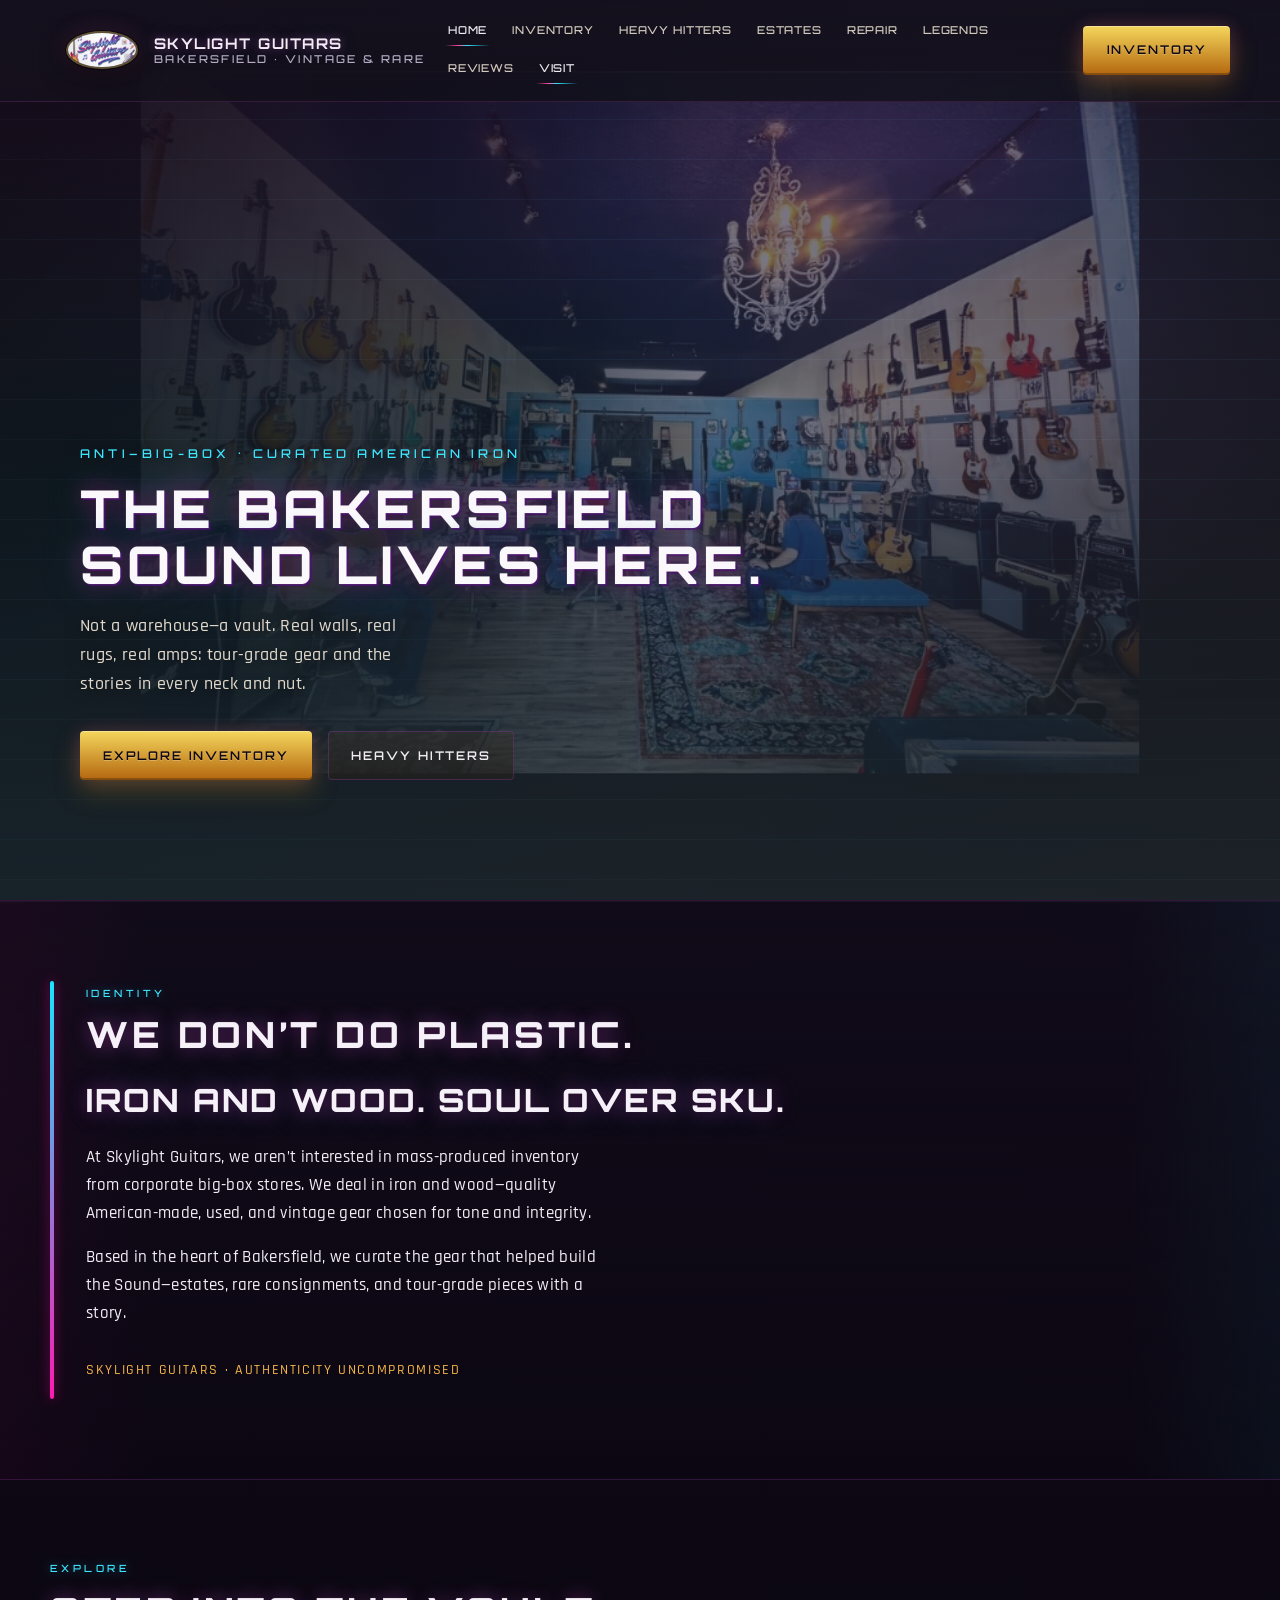
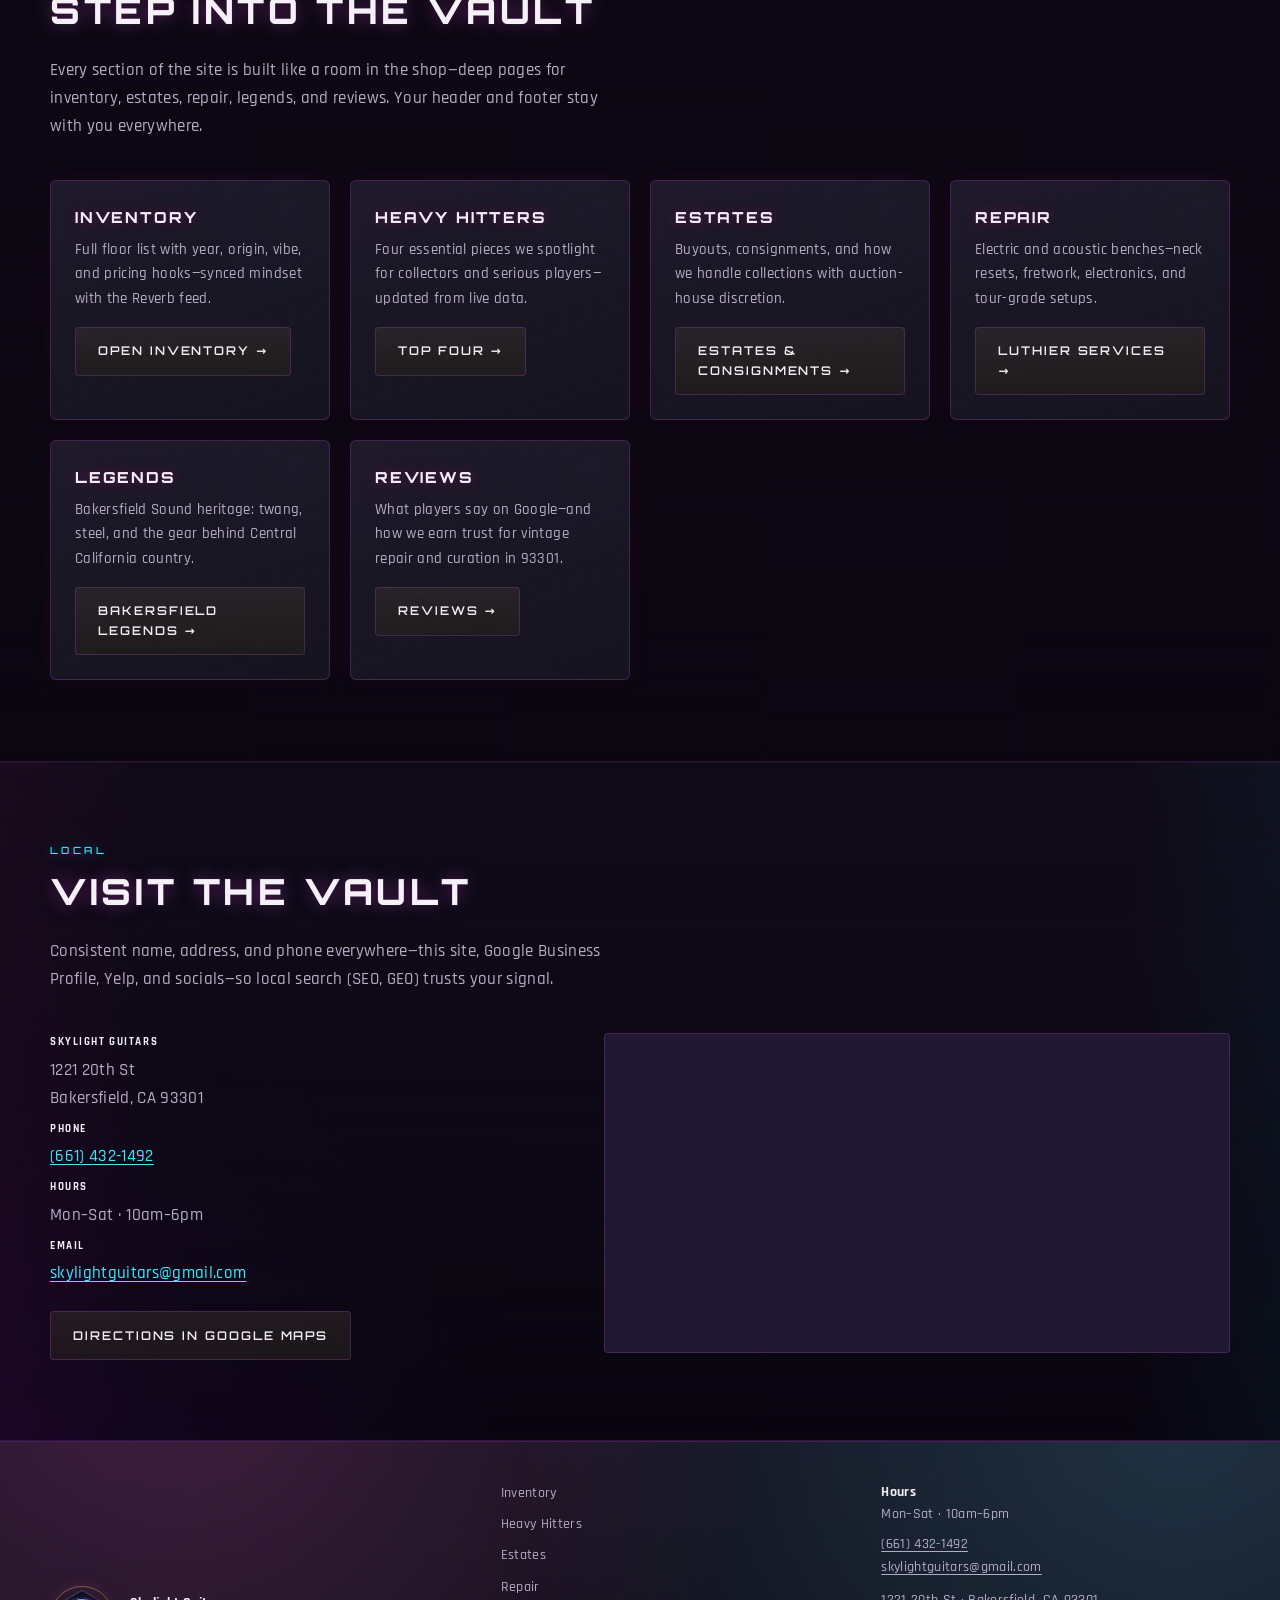
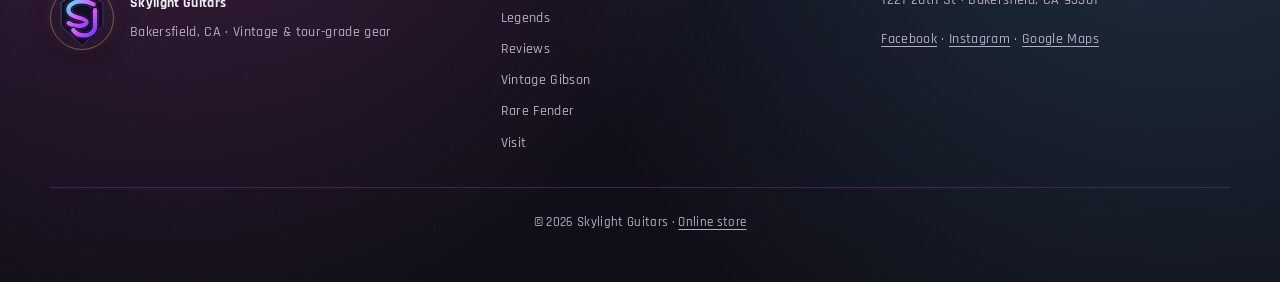
<file: index.html>
<!DOCTYPE html>
<html lang="en-US">
  <head>
    <meta charset="utf-8" />
    <meta name="viewport" content="width=device-width, initial-scale=1, viewport-fit=cover" />
    <meta name="theme-color" content="#16081f" />
    <meta name="apple-mobile-web-app-capable" content="yes" />
    <meta name="geo.region" content="US-CA" />
    <meta name="geo.placename" content="Bakersfield" />
    <meta name="geo.position" content="35.3733;-119.0187" />
    <meta name="ICBM" content="35.3733, -119.0187" />
    <title>Skylight Guitars | Vintage &amp; Rare Gear · Bakersfield, CA</title>
    <meta
      name="description"
      content="Skylight Guitars in Bakersfield, CA: tour-grade vintage Gibson, Fender, and Harmony—estates, consignments, and master repair. The Bakersfield Sound lives here. 1221 20th St."
    />
    <link rel="canonical" href="https://www.skylightguitars.com/" />
    <link rel="icon" href="assets/skylight-mark.svg" type="image/svg+xml" />
    <meta property="og:type" content="website" />
    <meta property="og:title" content="Skylight Guitars | Bakersfield Vintage &amp; Rare Gear" />
    <meta
      property="og:description"
      content="Anti–big-box guitar shop: curated American iron, estates, and luthier repair at 1221 20th St, Bakersfield CA."
    />
    <meta property="og:site_name" content="Skylight Guitars" />
    <meta property="og:url" content="https://www.skylightguitars.com/" />
    <meta property="og:locale" content="en_US" />
    <meta property="og:image" content="https://www.skylightguitars.com/assets/hero-shop-interior.webp" />
    <meta name="twitter:card" content="summary_large_image" />
    <meta name="twitter:title" content="Skylight Guitars | Bakersfield Vintage &amp; Rare Gear" />
    <meta
      name="twitter:description"
      content="Anti–big-box guitar shop: curated American iron, estates, and luthier repair at 1221 20th St, Bakersfield CA."
    />
    <meta name="twitter:image" content="https://www.skylightguitars.com/assets/hero-shop-interior.webp" />
    <link rel="preconnect" href="https://fonts.googleapis.com" />
    <link rel="preconnect" href="https://fonts.gstatic.com" crossorigin />
    <link
      href="https://fonts.googleapis.com/css2?family=Orbitron:wght@500;600;700;800&family=Rajdhani:wght@400;500;600;700&display=swap"
      rel="stylesheet"
    />
    <link rel="stylesheet" href="css/styles.css" />
    <link rel="preload" as="image" href="assets/hero-shop-interior.webp" type="image/webp" fetchpriority="high" />
    <script type="application/ld+json">
      {
        "@context": "https://schema.org",
        "@type": "MusicStore",
        "@id": "https://www.skylightguitars.com/#musicstore",
        "name": "Skylight Guitars",
        "description": "Vintage and tour-grade guitars, amplifiers, estates, and luthier services in Bakersfield, California.",
        "url": "https://www.skylightguitars.com/",
        "telephone": "+1-661-432-1492",
        "email": "skylightguitars@gmail.com",
        "image": [
          "https://www.skylightguitars.com/skylightlogo.webp",
          "https://www.skylightguitars.com/assets/hero-shop-interior.webp"
        ],
        "address": {
          "@type": "PostalAddress",
          "streetAddress": "1221 20th St",
          "addressLocality": "Bakersfield",
          "addressRegion": "CA",
          "postalCode": "93301",
          "addressCountry": "US"
        },
        "geo": { "@type": "GeoCoordinates", "latitude": 35.3733, "longitude": -119.0187 },
        "areaServed": { "@type": "AdministrativeArea", "name": "Kern County" },
        "priceRange": "$$$",
        "openingHoursSpecification": [
          {
            "@type": "OpeningHoursSpecification",
            "dayOfWeek": ["Monday", "Tuesday", "Wednesday", "Thursday", "Friday", "Saturday"],
            "opens": "10:00",
            "closes": "18:00"
          }
        ],
        "sameAs": [
          "https://www.skylightguitars.com/store",
          "https://www.facebook.com/61554216925890/",
          "https://www.instagram.com/skylightguitars/",
          "https://www.google.com/maps/search/?api=1&query=Skylight+Guitars+1221+20th+St+Bakersfield+CA+93301"
        ]
      }
    </script>
    <script type="application/ld+json">
      {
        "@context": "https://schema.org",
        "@type": "WebSite",
        "name": "Skylight Guitars",
        "url": "https://www.skylightguitars.com/",
        "publisher": { "@id": "https://www.skylightguitars.com/#musicstore" },
        "potentialAction": {
          "@type": "SearchAction",
          "target": "https://www.skylightguitars.com/inventory.html?q={search_term_string}",
          "query-input": "required name=search_term_string"
        }
      }
    </script>
    <script type="application/ld+json">
      {
        "@context": "https://schema.org",
        "@type": "WebPage",
        "@id": "https://www.skylightguitars.com/#webpage",
        "url": "https://www.skylightguitars.com/",
        "name": "Skylight Guitars | Vintage & Rare Gear · Bakersfield, CA",
        "description": "Skylight Guitars in Bakersfield, CA: tour-grade vintage Gibson, Fender, and Harmony—estates, consignments, and master repair. The Bakersfield Sound lives here. 1221 20th St.",
        "isPartOf": { "@type": "WebSite", "name": "Skylight Guitars", "url": "https://www.skylightguitars.com/" },
        "about": { "@id": "https://www.skylightguitars.com/#musicstore" }
      }
    </script>
  </head>
  <body>
    <a class="skip-link" href="#main">Skip to content</a>

    <div
      id="splash"
      class="splash"
      role="dialog"
      aria-modal="true"
      aria-label="Skylight Guitars intro"
      tabindex="-1"
    >
      <div class="splash__inner">
        <div class="splash__atv" aria-hidden="true">
          <div class="splash__atv-screen">
            <picture>
              <source type="image/webp" srcset="skylightlogo.webp" />
              <img class="splash__logo" src="skylightlogo.png" width="2892" height="1440" alt="" />
            </picture>
          </div>
          <div class="splash__atv-base"></div>
        </div>
        <p class="splash__hint">Tap to power on · Enter the vault</p>
      </div>
    </div>

    <header class="site-header" id="site-header">
      <div class="wrap header-inner">
        <a class="brand" href="index.html">
          <picture>
            <source type="image/webp" srcset="skylightlogo.webp" />
            <img src="skylightlogo.png" width="2892" height="1440" alt="Skylight Guitars logo" />
          </picture>
          <span class="brand-text">
            <strong>Skylight Guitars</strong>
            <span>Bakersfield · Vintage &amp; Rare</span>
          </span>
        </a>
        <button
          type="button"
          class="nav-toggle"
          id="nav-toggle"
          aria-expanded="false"
          aria-controls="nav-panel"
          aria-label="Open menu"
        >
          <span class="nav-toggle__bar"></span>
          <span class="nav-toggle__bar"></span>
          <span class="nav-toggle__bar"></span>
        </button>
        <div id="nav-panel" class="nav-panel">
          <nav class="nav-main" aria-label="Primary">
            <a href="index.html">Home</a>
            <a href="inventory.html">Inventory</a>
            <a href="heavy-hitters.html">Heavy Hitters</a>
            <a href="estates.html">Estates</a>
            <a href="repair.html">Repair</a>
            <a href="legends.html">Legends</a>
            <a href="reviews.html">Reviews</a>
            <a href="index.html#visit">Visit</a>
          </nav>
        </div>
        <a class="btn btn--gold header-cta" href="inventory.html">Inventory</a>
      </div>
    </header>

    <main id="main">
      <section class="hero hero--interior" aria-labelledby="hero-heading">
        <div class="hero__bg" role="img" aria-label="Interior of Skylight Guitars showroom in Bakersfield">
          <picture>
            <source type="image/webp" srcset="assets/hero-shop-interior.webp" />
            <img
              class="hero__bg-img"
              src="assets/hero-shop-interior.png"
              width="796"
              height="545"
              alt=""
              fetchpriority="high"
              decoding="async"
            />
          </picture>
        </div>
        <div class="hero__scrim" aria-hidden="true"></div>
        <div class="wrap hero__content">
          <p class="hero__kicker">Anti–big-box · Curated American iron</p>
          <h1 id="hero-heading">The Bakersfield Sound Lives Here.</h1>
          <p class="hero__lead">
            Not a warehouse—a vault. Real walls, real rugs, real amps: tour-grade gear and the stories in every neck
            and nut.
          </p>
          <div class="hero__actions">
            <a class="btn btn--gold" href="inventory.html">Explore inventory</a>
            <a class="btn btn--ghost" href="heavy-hitters.html">Heavy Hitters</a>
          </div>
        </div>
      </section>

      <section id="vault" class="manifesto" aria-labelledby="vault-heading">
        <div class="wrap">
          <p class="section-label">Identity</p>
          <h2 id="vault-heading" class="section-title">We don’t do plastic.</h2>
          <blockquote>Iron and wood. Soul over SKU.</blockquote>
          <div class="body-copy">
            <p>
              At Skylight Guitars, we aren’t interested in mass-produced inventory from corporate big-box stores. We
              deal in iron and wood—quality American-made, used, and vintage gear chosen for tone and integrity.
            </p>
            <p>
              Based in the heart of Bakersfield, we curate the gear that helped build the Sound—estates, rare
              consignments, and tour-grade pieces with a story.
            </p>
          </div>
          <p class="tagline-end">Skylight Guitars · Authenticity uncompromised</p>
        </div>
      </section>

      <section class="heavy-hitters" aria-labelledby="explore-heading">
        <div class="wrap">
          <p class="section-label">Explore</p>
          <h2 id="explore-heading" class="section-title">Step into the vault</h2>
          <p class="section-intro">
            Every section of the site is built like a room in the shop—deep pages for inventory, estates, repair,
            legends, and reviews. Your header and footer stay with you everywhere.
          </p>
          <div class="teaser-grid">
            <article class="teaser-card">
              <h3>Inventory</h3>
              <p>Full floor list with year, origin, vibe, and pricing hooks—synced mindset with the Reverb feed.</p>
              <a class="btn btn--ghost" href="inventory.html">Open inventory →</a>
            </article>
            <article class="teaser-card">
              <h3>Heavy Hitters</h3>
              <p>Four essential pieces we spotlight for collectors and serious players—updated from live data.</p>
              <a class="btn btn--ghost" href="heavy-hitters.html">Top four →</a>
            </article>
            <article class="teaser-card">
              <h3>Estates</h3>
              <p>Buyouts, consignments, and how we handle collections with auction-house discretion.</p>
              <a class="btn btn--ghost" href="estates.html">Estates &amp; consignments →</a>
            </article>
            <article class="teaser-card">
              <h3>Repair</h3>
              <p>Electric and acoustic benches—neck resets, fretwork, electronics, and tour-grade setups.</p>
              <a class="btn btn--ghost" href="repair.html">Luthier services →</a>
            </article>
            <article class="teaser-card">
              <h3>Legends</h3>
              <p>Bakersfield Sound heritage: twang, steel, and the gear behind Central California country.</p>
              <a class="btn btn--ghost" href="legends.html">Bakersfield Legends →</a>
            </article>
            <article class="teaser-card">
              <h3>Reviews</h3>
              <p>What players say on Google—and how we earn trust for vintage repair and curation in 93301.</p>
              <a class="btn btn--ghost" href="reviews.html">Reviews →</a>
            </article>
          </div>
        </div>
      </section>

      <section id="visit" class="visit">
        <div class="wrap">
          <p class="section-label">Local</p>
          <h2 class="section-title">Visit the vault</h2>
          <p class="section-intro">
            Consistent name, address, and phone everywhere—this site, Google Business Profile, Yelp, and socials—so
            local search (SEO, GEO) trusts your signal.
          </p>
          <div class="visit-grid">
            <div>
              <ul class="nap">
                <li>
                  <strong>Skylight Guitars</strong>
                  1221 20th St<br />
                  Bakersfield, CA 93301
                </li>
                <li>
                  <strong>Phone</strong>
                  <a href="tel:+16614321492">(661) 432-1492</a>
                </li>
                <li>
                  <strong>Hours</strong>
                  Mon–Sat · 10am–6pm
                </li>
                <li>
                  <strong>Email</strong>
                  <a href="mailto:skylightguitars@gmail.com">skylightguitars@gmail.com</a>
                </li>
              </ul>
              <a
                class="btn btn--ghost"
                href="https://www.google.com/maps/search/?api=1&query=Skylight+Guitars+1221+20th+St+Bakersfield+CA+93301"
                rel="noopener noreferrer"
                >Directions in Google Maps</a
              >
            </div>
            <div class="map-embed">
              <iframe
                title="Map: Skylight Guitars, 1221 20th St, Bakersfield CA"
                loading="lazy"
                referrerpolicy="no-referrer-when-downgrade"
                src="https://www.google.com/maps?q=1221+20th+St+Bakersfield+CA+93301&output=embed"
              ></iframe>
            </div>
          </div>
        </div>
      </section>
    </main>

    <footer class="site-footer site-footer--rich">
      <div class="wrap">
        <div class="footer-columns">
          <div class="footer-brand">
            <img src="assets/skylight-mark.svg" width="64" height="64" alt="" />
            <div>
              <strong style="color: var(--cream)">Skylight Guitars</strong>
              <p style="margin: 0.35rem 0 0; color: var(--muted); font-size: 0.9rem">
                Bakersfield, CA · Vintage &amp; tour-grade gear
              </p>
            </div>
          </div>
          <nav class="footer-nav" aria-label="Footer">
            <a href="inventory.html">Inventory</a>
            <a href="heavy-hitters.html">Heavy Hitters</a>
            <a href="estates.html">Estates</a>
            <a href="repair.html">Repair</a>
            <a href="legends.html">Legends</a>
            <a href="reviews.html">Reviews</a>
            <a href="vintage-gibson-les-paul-bakersfield.html">Vintage Gibson</a>
            <a href="rare-fender-bakersfield.html">Rare Fender</a>
            <a href="index.html#visit">Visit</a>
          </nav>
          <div>
            <p style="margin: 0 0 0.5rem; color: var(--muted); font-size: 0.85rem">
              <strong style="color: var(--cream)">Hours</strong><br />
              Mon–Sat · 10am–6pm
            </p>
            <p style="margin: 0; font-size: 0.88rem">
              <a href="tel:+16614321492">(661) 432-1492</a><br />
              <a href="mailto:skylightguitars@gmail.com">skylightguitars@gmail.com</a>
            </p>
            <p style="margin: 0.75rem 0 0; color: var(--muted); font-size: 0.85rem">1221 20th St · Bakersfield, CA 93301</p>
            <p class="footer-social" style="margin: 1rem 0 0; font-size: 0.88rem">
              <a href="https://www.facebook.com/61554216925890/" rel="noopener noreferrer">Facebook</a>
              <span aria-hidden="true"> · </span>
              <a href="https://www.instagram.com/skylightguitars/" rel="noopener noreferrer">Instagram</a>
              <span aria-hidden="true"> · </span>
              <a
                href="https://www.google.com/maps/search/?api=1&query=Skylight+Guitars+1221+20th+St+Bakersfield+CA+93301"
                rel="noopener noreferrer"
                >Google Maps</a
              >
            </p>
          </div>
        </div>
        <p style="margin: 0; text-align: center; color: var(--muted); font-size: 0.82rem">
          © <span id="y"></span> Skylight Guitars ·
          <a href="https://www.skylightguitars.com/store">Online store</a>
        </p>
      </div>
    </footer>

    <script>
      document.getElementById("y").textContent = new Date().getFullYear();
    </script>
    <script src="js/splash.js" defer></script>
    <script src="js/main.js" defer></script>
  </body>
</html>
</file>
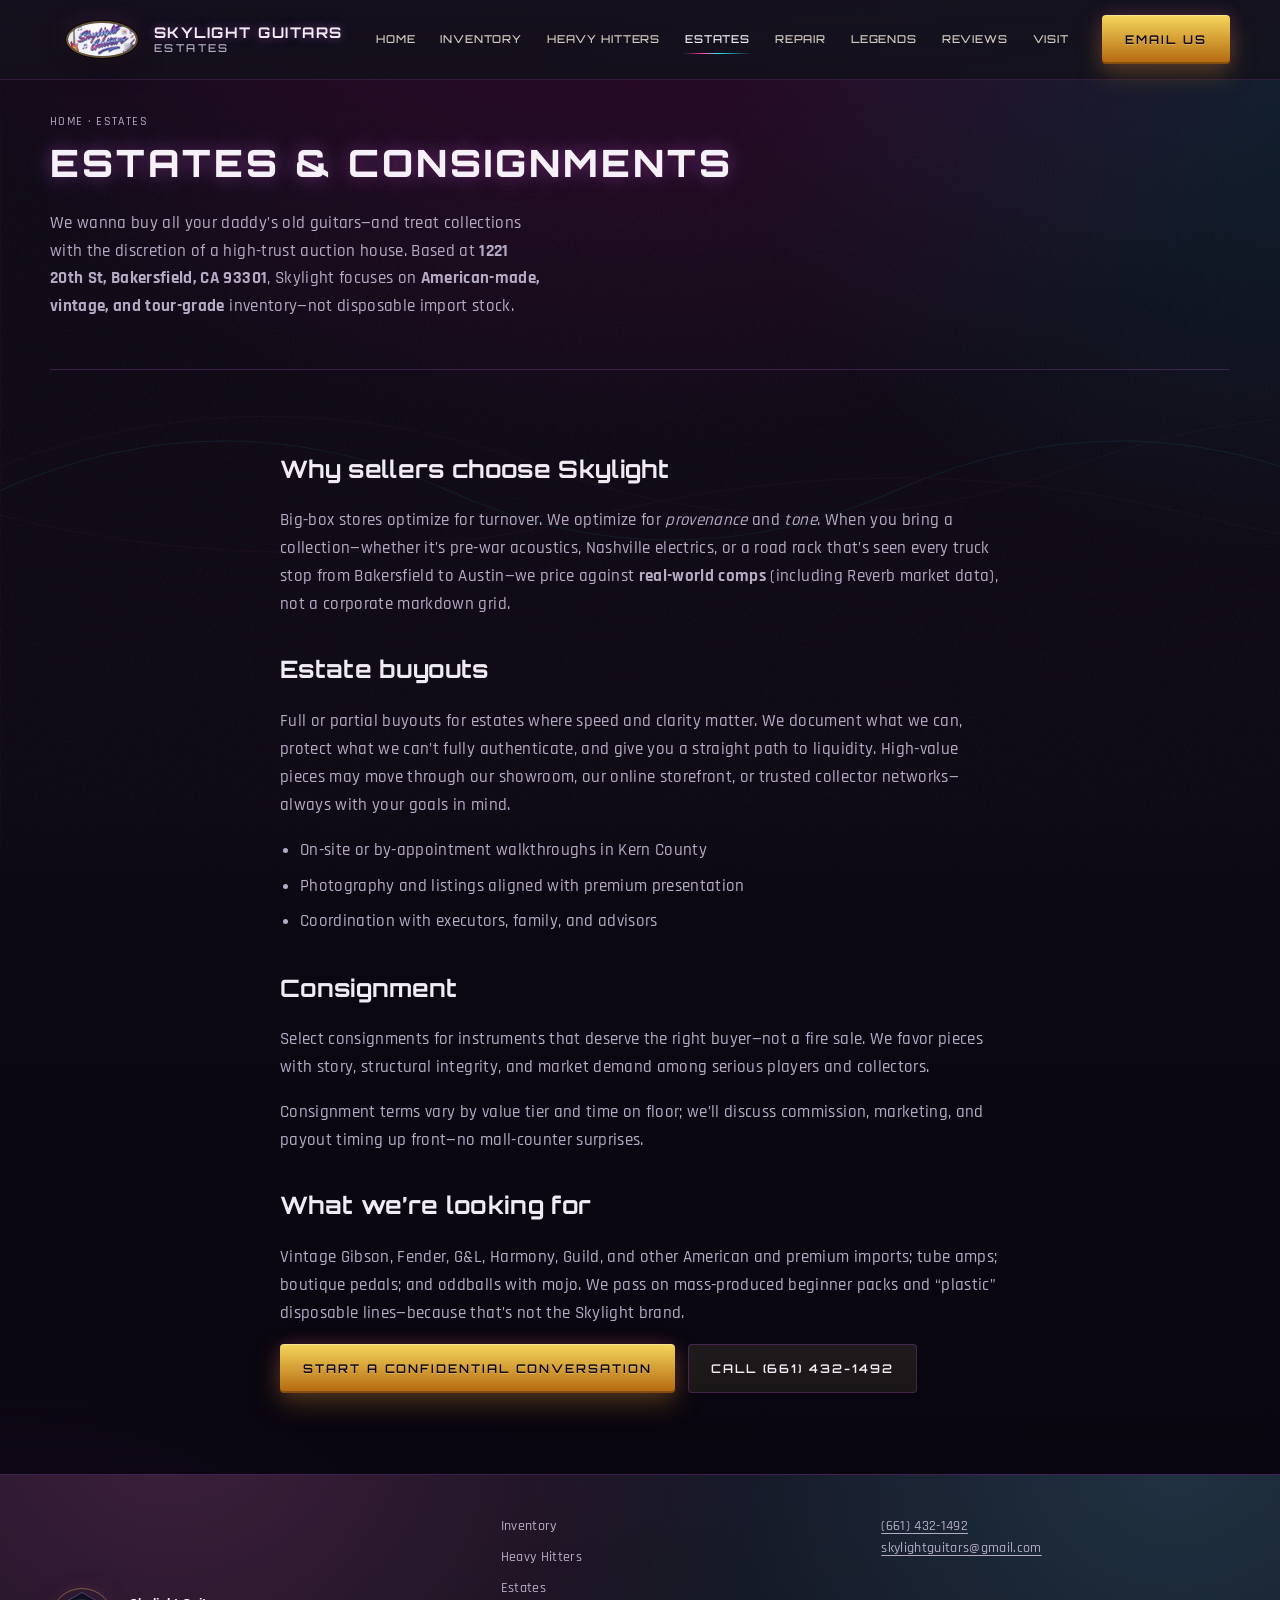
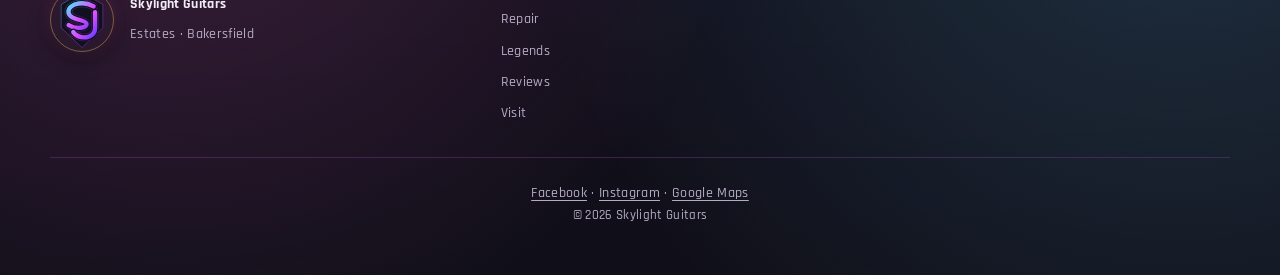
<file: estates.html>
<!DOCTYPE html>
<html lang="en-US">
  <head>
    <meta charset="utf-8" />
    <meta name="viewport" content="width=device-width, initial-scale=1, viewport-fit=cover" />
    <meta name="theme-color" content="#16081f" />
    <title>Estate Guitar Buyouts &amp; Consignments | Skylight Guitars · Bakersfield</title>
    <meta
      name="description"
      content="Sell a vintage guitar collection or tour rig in Bakersfield: Skylight Guitars handles estates, buyouts, and high-trust consignments with fair market pricing and discretion."
    />
    <link rel="canonical" href="https://www.skylightguitars.com/estates.html" />
    <link rel="icon" href="assets/skylight-mark.svg" type="image/svg+xml" />
    <meta property="og:type" content="website" />
    <meta property="og:site_name" content="Skylight Guitars" />
    <meta property="og:title" content="Estates &amp; Consignments | Skylight Guitars" />
    <meta
      property="og:description"
      content="Sell a vintage guitar collection or tour rig in Bakersfield: Skylight Guitars handles estates, buyouts, and high-trust consignments with fair market pricing and discretion."
    />
    <meta property="og:url" content="https://www.skylightguitars.com/estates.html" />
    <meta property="og:image" content="https://www.skylightguitars.com/skylightlogo.webp" />
    <meta property="og:locale" content="en_US" />
    <meta name="twitter:card" content="summary_large_image" />
    <meta name="twitter:title" content="Estates &amp; Consignments | Skylight Guitars" />
    <meta
      name="twitter:description"
      content="Sell a vintage guitar collection or tour rig in Bakersfield: Skylight Guitars handles estates, buyouts, and high-trust consignments with fair market pricing and discretion."
    />
    <meta name="twitter:image" content="https://www.skylightguitars.com/skylightlogo.webp" />
    <link rel="preconnect" href="https://fonts.googleapis.com" />
    <link rel="preconnect" href="https://fonts.gstatic.com" crossorigin />
    <link
      href="https://fonts.googleapis.com/css2?family=Orbitron:wght@500;600;700;800&family=Rajdhani:wght@400;500;600;700&display=swap"
      rel="stylesheet"
    />
    <link rel="stylesheet" href="css/styles.css" />
    <script type="application/ld+json">
      {
        "@context": "https://schema.org",
        "@graph": [
          {
            "@type": "WebPage",
            "@id": "https://www.skylightguitars.com/estates.html#webpage",
            "name": "Estates & Consignments — Skylight Guitars",
            "url": "https://www.skylightguitars.com/estates.html",
            "description": "Estate buyouts and consignments for vintage guitars and professional audio in Bakersfield, California.",
            "isPartOf": { "@type": "WebSite", "name": "Skylight Guitars", "url": "https://www.skylightguitars.com/" },
            "about": { "@id": "https://www.skylightguitars.com/#musicstore" }
          },
          {
            "@type": "BreadcrumbList",
            "itemListElement": [
              {
                "@type": "ListItem",
                "position": 1,
                "name": "Home",
                "item": "https://www.skylightguitars.com/"
              },
              {
                "@type": "ListItem",
                "position": 2,
                "name": "Estates & Consignments",
                "item": "https://www.skylightguitars.com/estates.html"
              }
            ]
          }
        ]
      }
    </script>
  </head>
  <body>
    <a class="skip-link" href="#main">Skip to content</a>

    <header class="site-header is-scrolled" id="site-header">
      <div class="wrap header-inner">
        <a class="brand" href="index.html">
          <picture>
            <source type="image/webp" srcset="skylightlogo.webp" />
            <img src="skylightlogo.png" width="2892" height="1440" alt="Skylight Guitars" />
          </picture>
          <span class="brand-text">
            <strong>Skylight Guitars</strong>
            <span>Estates</span>
          </span>
        </a>
        <button type="button" class="nav-toggle" id="nav-toggle" aria-expanded="false" aria-controls="nav-panel" aria-label="Open menu">
          <span class="nav-toggle__bar"></span>
          <span class="nav-toggle__bar"></span>
          <span class="nav-toggle__bar"></span>
        </button>
        <div id="nav-panel" class="nav-panel">
          <nav class="nav-main" aria-label="Primary">
            <a href="index.html">Home</a>
            <a href="inventory.html">Inventory</a>
            <a href="heavy-hitters.html">Heavy Hitters</a>
            <a href="estates.html" aria-current="page">Estates</a>
            <a href="repair.html">Repair</a>
            <a href="legends.html">Legends</a>
            <a href="reviews.html">Reviews</a>
            <a href="index.html#visit">Visit</a>
          </nav>
        </div>
        <a class="btn btn--gold header-cta" href="mailto:skylightguitars@gmail.com">Email us</a>
      </div>
    </header>

    <main id="main">
      <header class="page-hero wrap">
        <p class="breadcrumb"><a href="index.html">Home</a> · Estates</p>
        <h1>Estates &amp; consignments</h1>
        <p class="page-hero__lead">
          We wanna buy all your daddy’s old guitars—and treat collections with the discretion of a high-trust auction
          house. Based at <strong>1221 20th St, Bakersfield, CA 93301</strong>, Skylight focuses on
          <strong>American-made, vintage, and tour-grade</strong> inventory—not disposable import stock.
        </p>
      </header>

      <div class="wrap content-block" style="max-width: 720px; margin: 0 auto; padding-bottom: 4rem">
        <h2>Why sellers choose Skylight</h2>
        <p>
          Big-box stores optimize for turnover. We optimize for <em>provenance</em> and <em>tone</em>. When you bring a
          collection—whether it’s pre-war acoustics, Nashville electrics, or a road rack that’s seen every truck stop
          from Bakersfield to Austin—we price against <strong>real-world comps</strong> (including Reverb market data),
          not a corporate markdown grid.
        </p>
        <h2>Estate buyouts</h2>
        <p>
          Full or partial buyouts for estates where speed and clarity matter. We document what we can, protect what we
          can’t fully authenticate, and give you a straight path to liquidity. High-value pieces may move through our
          showroom, our online storefront, or trusted collector networks—always with your goals in mind.
        </p>
        <ul class="spec-list">
          <li>On-site or by-appointment walkthroughs in Kern County</li>
          <li>Photography and listings aligned with premium presentation</li>
          <li>Coordination with executors, family, and advisors</li>
        </ul>
        <h2>Consignment</h2>
        <p>
          Select consignments for instruments that deserve the right buyer—not a fire sale. We favor pieces with story,
          structural integrity, and market demand among serious players and collectors.
        </p>
        <p>
          Consignment terms vary by value tier and time on floor; we’ll discuss commission, marketing, and payout
          timing up front—no mall-counter surprises.
        </p>
        <h2>What we’re looking for</h2>
        <p>
          Vintage Gibson, Fender, G&amp;L, Harmony, Guild, and other American and premium imports; tube amps; boutique
          pedals; and oddballs with mojo. We pass on mass-produced beginner packs and “plastic” disposable lines—because
          that’s not the Skylight brand.
        </p>
        <p>
          <a class="btn btn--gold" href="mailto:skylightguitars@gmail.com">Start a confidential conversation</a>
          &nbsp;
          <a class="btn btn--ghost" href="tel:+16614321492">Call (661) 432-1492</a>
        </p>
      </div>
    </main>

    <footer class="site-footer site-footer--rich">
      <div class="wrap">
        <div class="footer-columns">
          <div class="footer-brand">
            <img src="assets/skylight-mark.svg" width="64" height="64" alt="" />
            <div>
              <strong style="color: var(--cream)">Skylight Guitars</strong>
              <p style="margin: 0.35rem 0 0; color: var(--muted); font-size: 0.9rem">Estates · Bakersfield</p>
            </div>
          </div>
          <nav class="footer-nav" aria-label="Footer">
            <a href="inventory.html">Inventory</a>
            <a href="heavy-hitters.html">Heavy Hitters</a>
            <a href="estates.html">Estates</a>
            <a href="repair.html">Repair</a>
            <a href="legends.html">Legends</a>
            <a href="reviews.html">Reviews</a>
            <a href="index.html#visit">Visit</a>
          </nav>
          <div>
            <p style="margin: 0; font-size: 0.88rem">
              <a href="tel:+16614321492">(661) 432-1492</a><br />
              <a href="mailto:skylightguitars@gmail.com">skylightguitars@gmail.com</a>
            </p>
          </div>
        </div>
        <p class="footer-social" style="margin: 1.25rem 0 0; text-align: center; font-size: 0.88rem">
          <a href="https://www.facebook.com/61554216925890/" rel="noopener noreferrer">Facebook</a>
          <span aria-hidden="true"> · </span>
          <a href="https://www.instagram.com/skylightguitars/" rel="noopener noreferrer">Instagram</a>
          <span aria-hidden="true"> · </span>
          <a href="https://www.google.com/maps/search/?api=1&query=Skylight+Guitars+1221+20th+St+Bakersfield+CA+93301" rel="noopener noreferrer">Google Maps</a>
        </p>
        <p style="margin: 0; text-align: center; color: var(--muted); font-size: 0.82rem">© <span id="y"></span> Skylight Guitars</p>
      </div>
    </footer>

    <script>
      document.getElementById("y").textContent = new Date().getFullYear();
    </script>
    <script src="js/main.js" defer></script>
  </body>
</html>
</file>
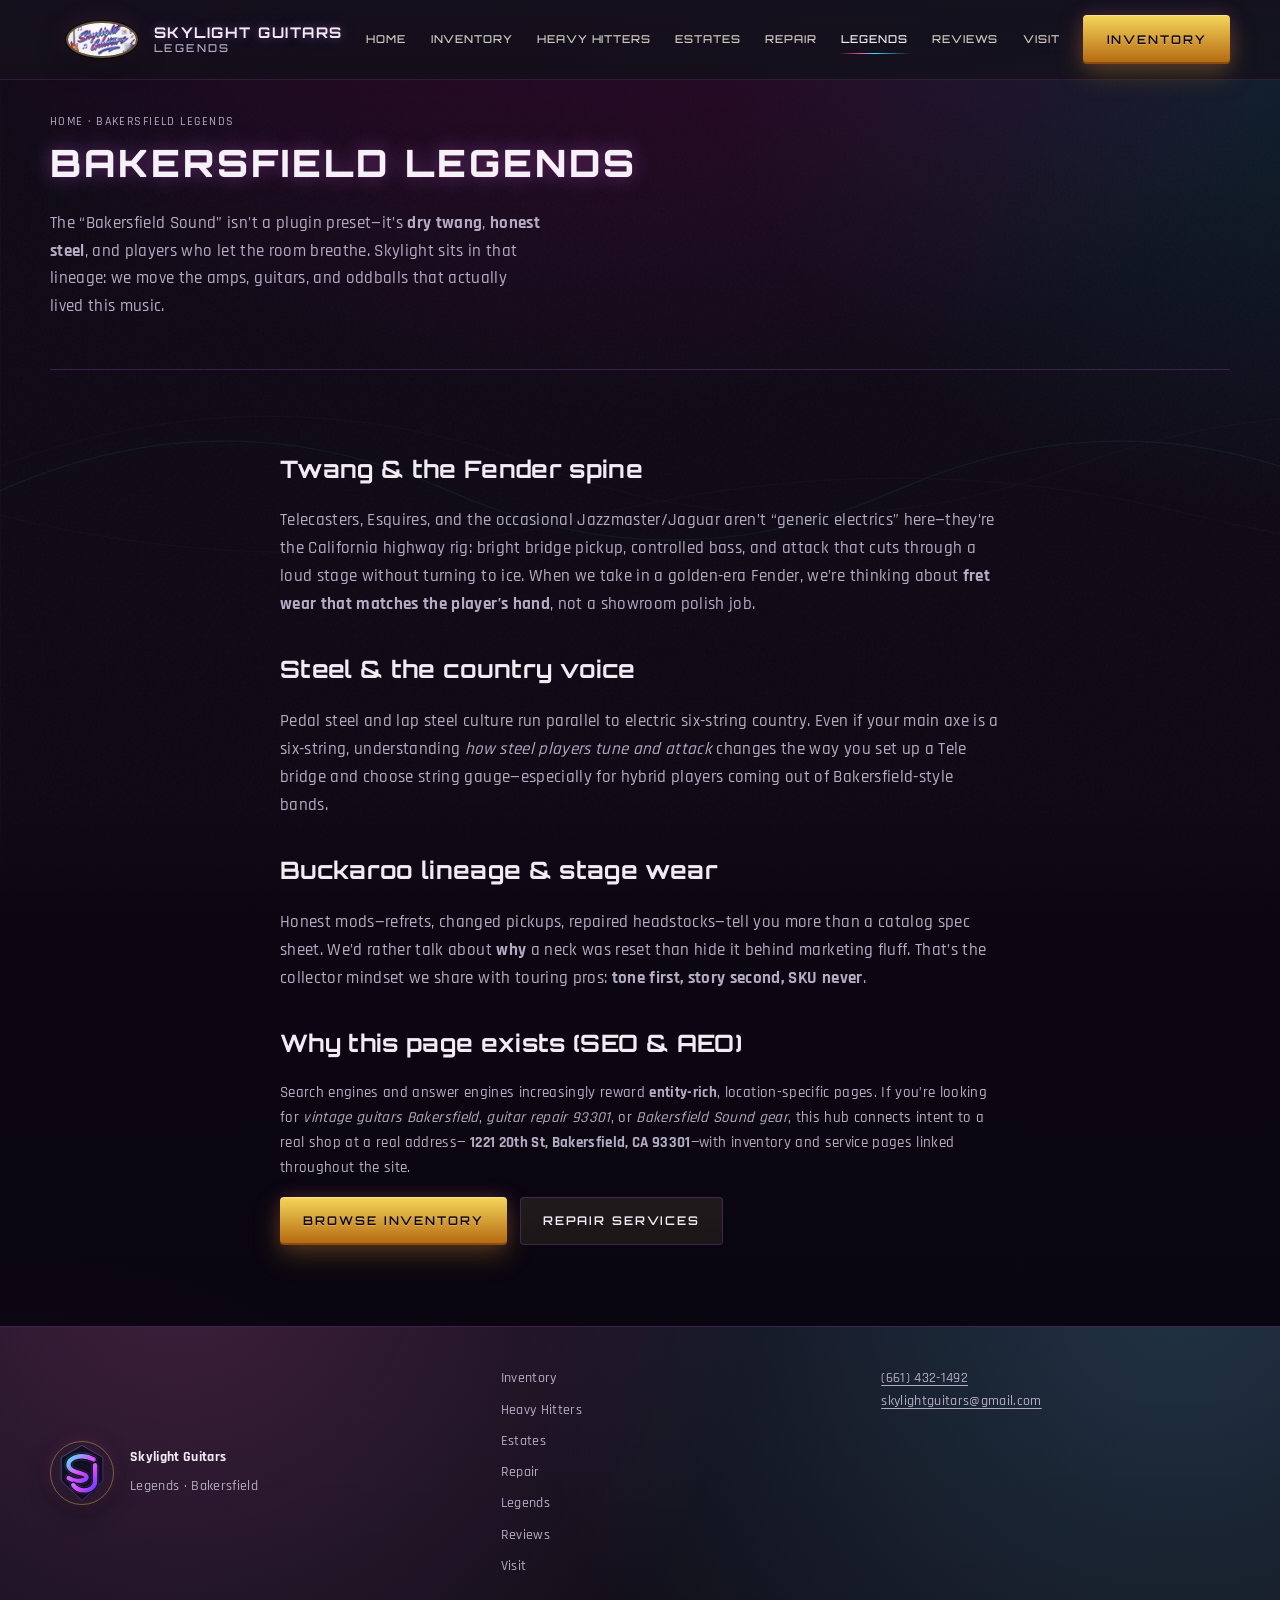
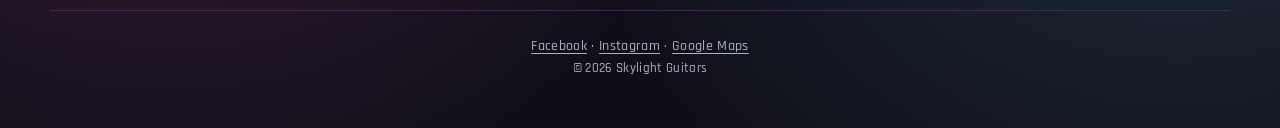
<file: legends.html>
<!DOCTYPE html>
<html lang="en-US">
  <head>
    <meta charset="utf-8" />
    <meta name="viewport" content="width=device-width, initial-scale=1, viewport-fit=cover" />
    <meta name="theme-color" content="#16081f" />
    <title>Bakersfield Legends &amp; the Bakersfield Sound | Skylight Guitars</title>
    <meta
      name="description"
      content="Heritage of the Bakersfield Sound: Telecaster twang, steel guitar, and Central California country—gear history from Skylight Guitars in Bakersfield, CA."
    />
    <link rel="canonical" href="https://www.skylightguitars.com/legends.html" />
    <link rel="icon" href="assets/skylight-mark.svg" type="image/svg+xml" />
    <meta property="og:type" content="website" />
    <meta property="og:site_name" content="Skylight Guitars" />
    <meta property="og:title" content="Bakersfield Legends | Skylight Guitars" />
    <meta
      property="og:description"
      content="Heritage of the Bakersfield Sound: Telecaster twang, steel guitar, and Central California country—gear history from Skylight Guitars in Bakersfield, CA."
    />
    <meta property="og:url" content="https://www.skylightguitars.com/legends.html" />
    <meta property="og:image" content="https://www.skylightguitars.com/skylightlogo.webp" />
    <meta property="og:locale" content="en_US" />
    <meta name="twitter:card" content="summary_large_image" />
    <meta name="twitter:title" content="Bakersfield Legends | Skylight Guitars" />
    <meta
      name="twitter:description"
      content="Heritage of the Bakersfield Sound: Telecaster twang, steel guitar, and Central California country—gear history from Skylight Guitars in Bakersfield, CA."
    />
    <meta name="twitter:image" content="https://www.skylightguitars.com/skylightlogo.webp" />
    <link rel="preconnect" href="https://fonts.googleapis.com" />
    <link rel="preconnect" href="https://fonts.gstatic.com" crossorigin />
    <link
      href="https://fonts.googleapis.com/css2?family=Orbitron:wght@500;600;700;800&family=Rajdhani:wght@400;500;600;700&display=swap"
      rel="stylesheet"
    />
    <link rel="stylesheet" href="css/styles.css" />
    <script type="application/ld+json">
      {
        "@context": "https://schema.org",
        "@type": "Article",
        "headline": "Bakersfield Legends — The Sound & the Gear",
        "author": { "@type": "Organization", "name": "Skylight Guitars" },
        "publisher": { "@id": "https://www.skylightguitars.com/#musicstore" },
        "mainEntityOfPage": "https://www.skylightguitars.com/legends.html"
      }
    </script>
    <script type="application/ld+json">
      {
        "@context": "https://schema.org",
        "@graph": [
          {
            "@type": "WebPage",
            "@id": "https://www.skylightguitars.com/legends.html#webpage",
            "name": "Bakersfield Legends & the Bakersfield Sound | Skylight Guitars",
            "url": "https://www.skylightguitars.com/legends.html",
            "description": "Heritage of the Bakersfield Sound: Telecaster twang, steel guitar, and Central California country—gear history from Skylight Guitars in Bakersfield, CA.",
            "isPartOf": { "@type": "WebSite", "name": "Skylight Guitars", "url": "https://www.skylightguitars.com/" },
            "about": { "@id": "https://www.skylightguitars.com/#musicstore" }
          },
          {
            "@type": "BreadcrumbList",
            "itemListElement": [
              {
                "@type": "ListItem",
                "position": 1,
                "name": "Home",
                "item": "https://www.skylightguitars.com/"
              },
              {
                "@type": "ListItem",
                "position": 2,
                "name": "Legends",
                "item": "https://www.skylightguitars.com/legends.html"
              }
            ]
          }
        ]
      }
    </script>
  </head>
  <body>
    <a class="skip-link" href="#main">Skip to content</a>

    <header class="site-header is-scrolled" id="site-header">
      <div class="wrap header-inner">
        <a class="brand" href="index.html">
          <picture>
            <source type="image/webp" srcset="skylightlogo.webp" />
            <img src="skylightlogo.png" width="2892" height="1440" alt="Skylight Guitars" />
          </picture>
          <span class="brand-text">
            <strong>Skylight Guitars</strong>
            <span>Legends</span>
          </span>
        </a>
        <button type="button" class="nav-toggle" id="nav-toggle" aria-expanded="false" aria-controls="nav-panel" aria-label="Open menu">
          <span class="nav-toggle__bar"></span>
          <span class="nav-toggle__bar"></span>
          <span class="nav-toggle__bar"></span>
        </button>
        <div id="nav-panel" class="nav-panel">
          <nav class="nav-main" aria-label="Primary">
            <a href="index.html">Home</a>
            <a href="inventory.html">Inventory</a>
            <a href="heavy-hitters.html">Heavy Hitters</a>
            <a href="estates.html">Estates</a>
            <a href="repair.html">Repair</a>
            <a href="legends.html" aria-current="page">Legends</a>
            <a href="reviews.html">Reviews</a>
            <a href="index.html#visit">Visit</a>
          </nav>
        </div>
        <a class="btn btn--gold header-cta" href="inventory.html">Inventory</a>
      </div>
    </header>

    <main id="main">
      <header class="page-hero wrap">
        <p class="breadcrumb"><a href="index.html">Home</a> · Bakersfield Legends</p>
        <h1>Bakersfield Legends</h1>
        <p class="page-hero__lead">
          The “Bakersfield Sound” isn’t a plugin preset—it’s <strong>dry twang</strong>, <strong>honest steel</strong>,
          and players who let the room breathe. Skylight sits in that lineage: we move the amps, guitars, and oddballs
          that actually lived this music.
        </p>
      </header>

      <div class="wrap content-block" style="max-width: 720px; margin: 0 auto; padding-bottom: 4rem">
        <h2>Twang &amp; the Fender spine</h2>
        <p>
          Telecasters, Esquires, and the occasional Jazzmaster/Jaguar aren’t “generic electrics” here—they’re the
          California highway rig: bright bridge pickup, controlled bass, and attack that cuts through a loud stage
          without turning to ice. When we take in a golden-era Fender, we’re thinking about
          <strong>fret wear that matches the player’s hand</strong>, not a showroom polish job.
        </p>
        <h2>Steel &amp; the country voice</h2>
        <p>
          Pedal steel and lap steel culture run parallel to electric six-string country. Even if your main axe is a
          six-string, understanding <em>how steel players tune and attack</em> changes the way you set up a Tele bridge
          and choose string gauge—especially for hybrid players coming out of Bakersfield-style bands.
        </p>
        <h2>Buckaroo lineage &amp; stage wear</h2>
        <p>
          Honest mods—refrets, changed pickups, repaired headstocks—tell you more than a catalog spec sheet. We’d
          rather talk about <strong>why</strong> a neck was reset than hide it behind marketing fluff. That’s the
          collector mindset we share with touring pros: <strong>tone first, story second, SKU never</strong>.
        </p>
        <h2>Why this page exists (SEO &amp; AEO)</h2>
        <p style="color: var(--muted); font-size: 0.95rem">
          Search engines and answer engines increasingly reward <strong>entity-rich</strong>, location-specific pages.
          If you’re looking for <em>vintage guitars Bakersfield</em>, <em>guitar repair 93301</em>, or
          <em>Bakersfield Sound gear</em>, this hub connects intent to a real shop at a real address—
          <strong>1221 20th St, Bakersfield, CA 93301</strong>—with inventory and service pages linked throughout the
          site.
        </p>
        <p>
          <a class="btn btn--gold" href="inventory.html">Browse inventory</a>
          &nbsp;
          <a class="btn btn--ghost" href="repair.html">Repair services</a>
        </p>
      </div>
    </main>

    <footer class="site-footer site-footer--rich">
      <div class="wrap">
        <div class="footer-columns">
          <div class="footer-brand">
            <img src="assets/skylight-mark.svg" width="64" height="64" alt="" />
            <div>
              <strong style="color: var(--cream)">Skylight Guitars</strong>
              <p style="margin: 0.35rem 0 0; color: var(--muted); font-size: 0.9rem">Legends · Bakersfield</p>
            </div>
          </div>
          <nav class="footer-nav" aria-label="Footer">
            <a href="inventory.html">Inventory</a>
            <a href="heavy-hitters.html">Heavy Hitters</a>
            <a href="estates.html">Estates</a>
            <a href="repair.html">Repair</a>
            <a href="legends.html">Legends</a>
            <a href="reviews.html">Reviews</a>
            <a href="index.html#visit">Visit</a>
          </nav>
          <div>
            <p style="margin: 0; font-size: 0.88rem">
              <a href="tel:+16614321492">(661) 432-1492</a><br />
              <a href="mailto:skylightguitars@gmail.com">skylightguitars@gmail.com</a>
            </p>
          </div>
        </div>
        <p class="footer-social" style="margin: 1.25rem 0 0; text-align: center; font-size: 0.88rem">
          <a href="https://www.facebook.com/61554216925890/" rel="noopener noreferrer">Facebook</a>
          <span aria-hidden="true"> · </span>
          <a href="https://www.instagram.com/skylightguitars/" rel="noopener noreferrer">Instagram</a>
          <span aria-hidden="true"> · </span>
          <a href="https://www.google.com/maps/search/?api=1&query=Skylight+Guitars+1221+20th+St+Bakersfield+CA+93301" rel="noopener noreferrer">Google Maps</a>
        </p>
        <p style="margin: 0; text-align: center; color: var(--muted); font-size: 0.82rem">© <span id="y"></span> Skylight Guitars</p>
      </div>
    </footer>

    <script>
      document.getElementById("y").textContent = new Date().getFullYear();
    </script>
    <script src="js/main.js" defer></script>
  </body>
</html>
</file>
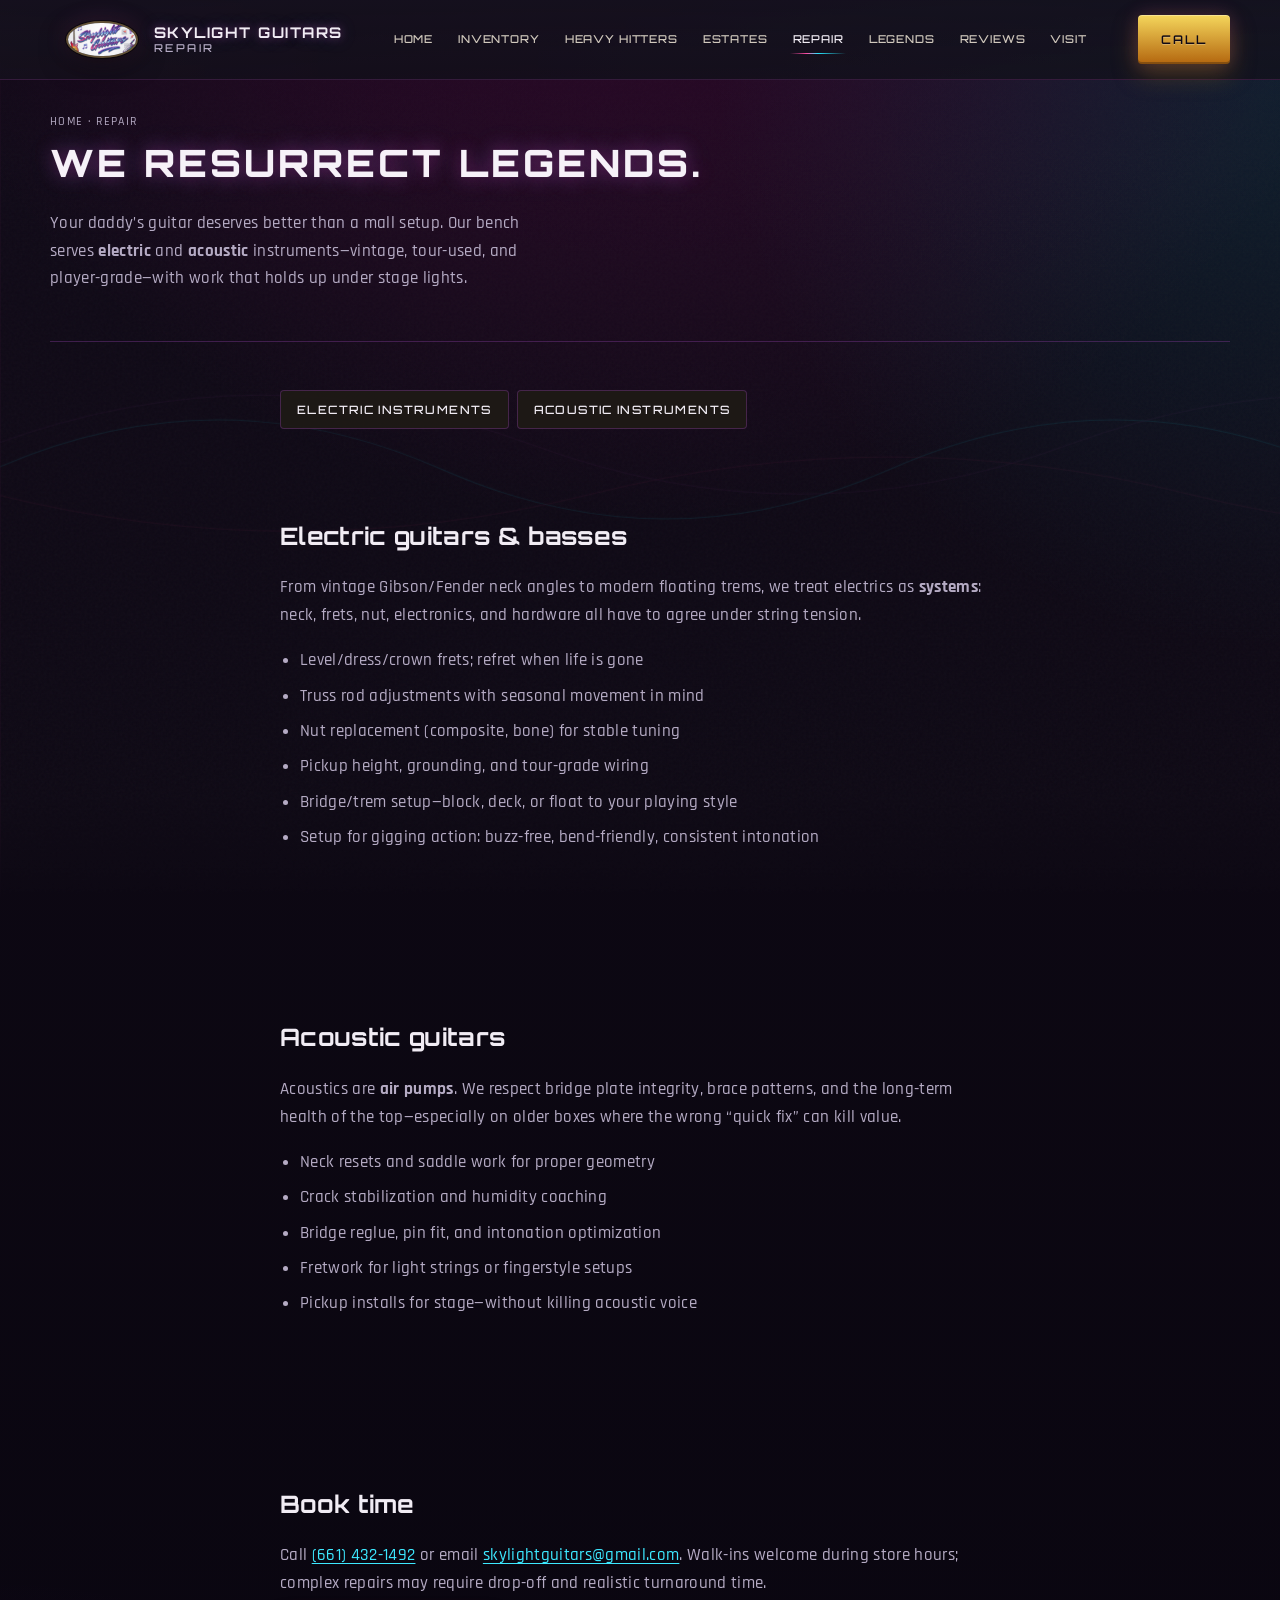
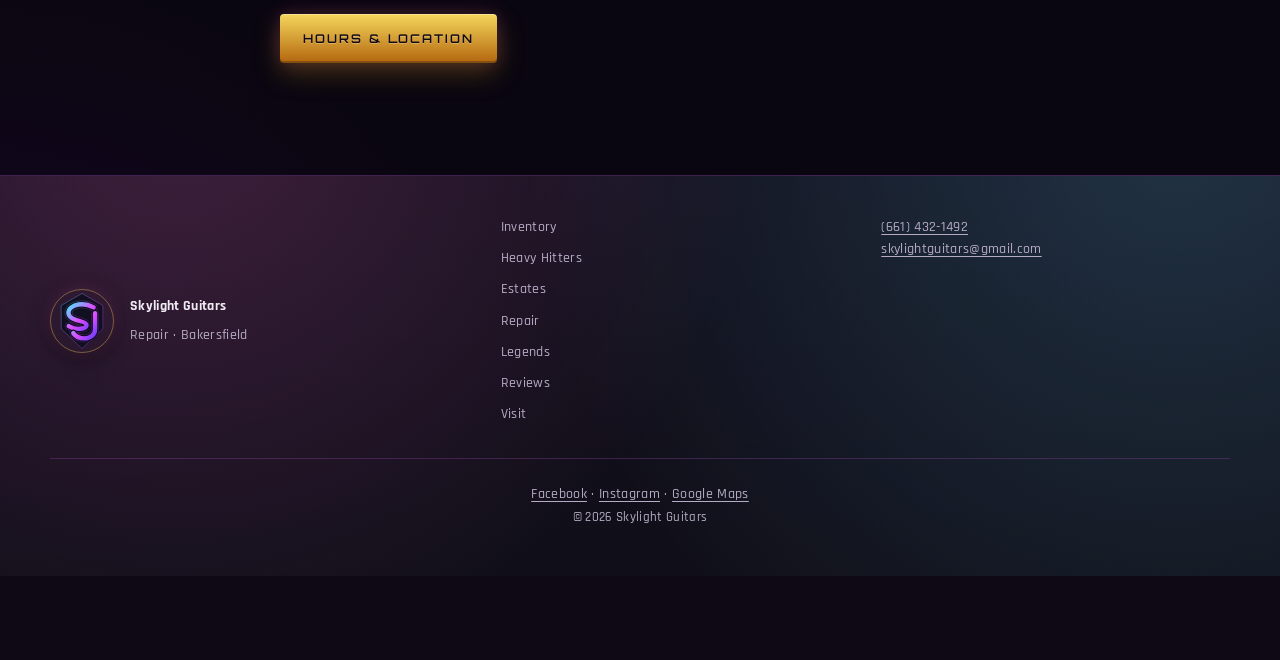
<file: luthier-guitar-repair-bakersfield.html>
<!DOCTYPE html>
<html lang="en-US">
  <head>
    <meta charset="utf-8" />
    <title>Redirecting to Guitar Repair | Skylight Guitars</title>
    <link rel="canonical" href="https://www.skylightguitars.com/repair.html" />
    <meta http-equiv="refresh" content="0; url=repair.html" />
    <meta name="robots" content="noindex" />
  </head>
  <body style="font-family: system-ui; padding: 2rem; background: #0e0c0a; color: #ebe4d8">
    <p>
      Repair &amp; luthier services now live on
      <a href="repair.html" style="color: #c4a035">repair.html</a>.
    </p>
  </body>
</html>
</file>
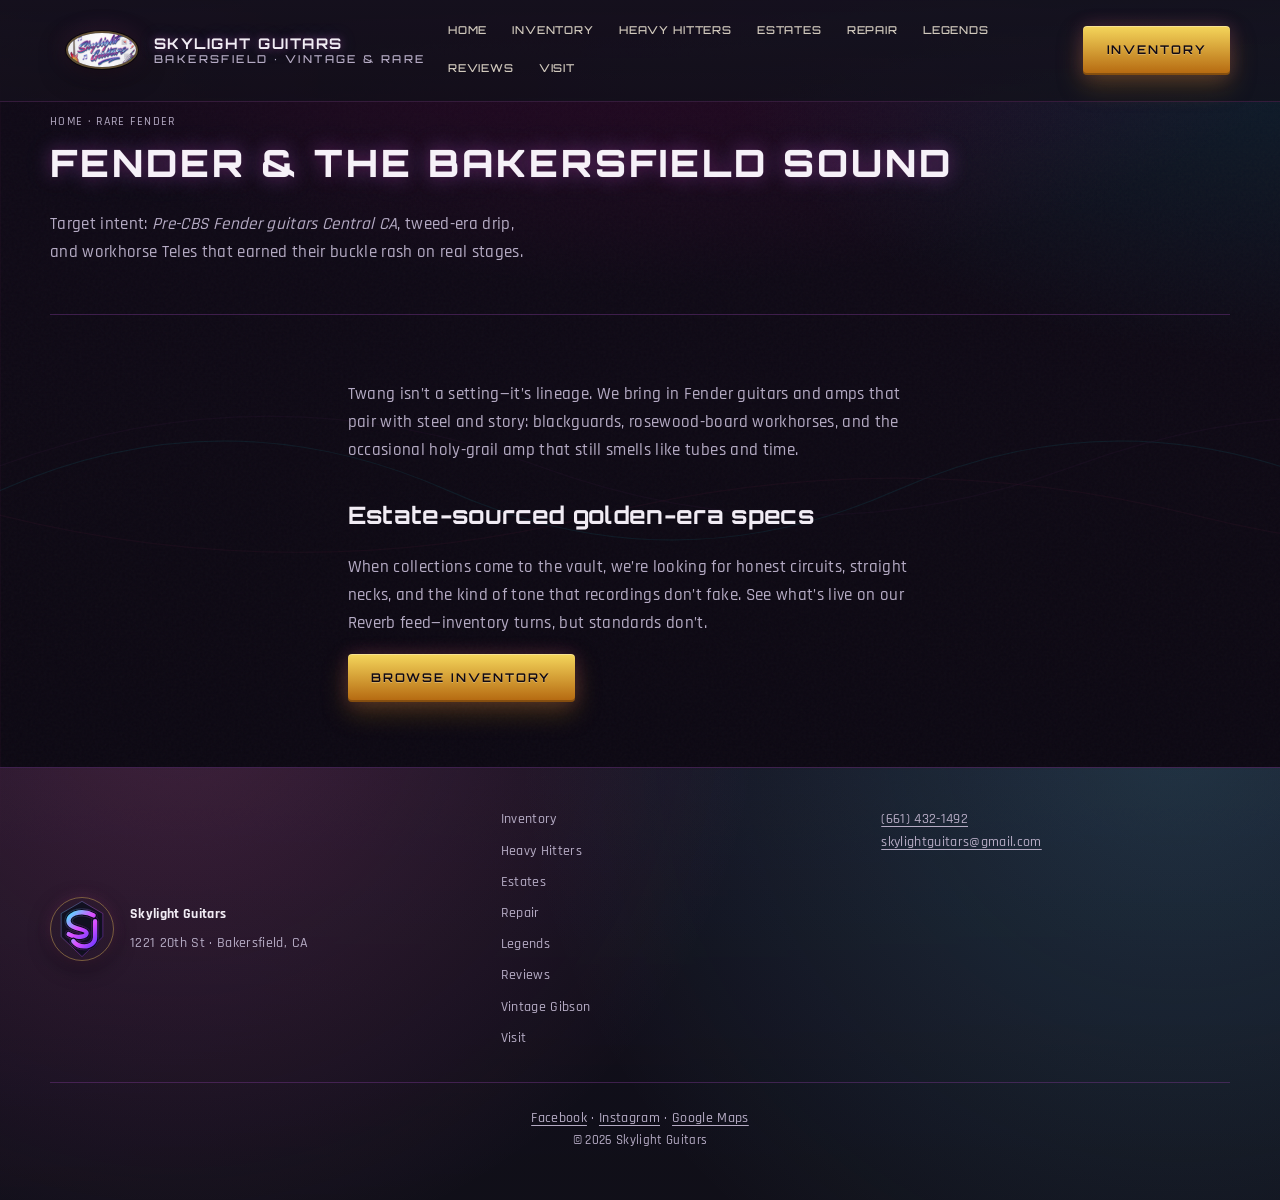
<file: rare-fender-bakersfield.html>
<!DOCTYPE html>
<html lang="en">
  <head>
    <meta charset="utf-8" />
    <meta name="viewport" content="width=device-width, initial-scale=1" />
    <title>Rare Fender Guitars &amp; Amps | The Bakersfield Sound | Skylight Guitars</title>
    <meta
      name="description"
      content="Looking for that 1963 Tweed Reverb drip or a Pre-CBS Precision Bass? We source the finest Fender estates in Central California. Tour-grade used &amp; vintage Fender in Bakersfield."
    />
    <meta name="theme-color" content="#16081f" />
    <link rel="canonical" href="https://www.skylightguitars.com/rare-fender-bakersfield.html" />
    <link rel="icon" href="assets/skylight-mark.svg" type="image/svg+xml" />
    <meta property="og:type" content="website" />
    <meta property="og:title" content="Rare Fender Guitars &amp; Amps | Skylight Guitars" />
    <meta
      property="og:description"
      content="Tour-grade and vintage Fender guitars and amps in Bakersfield, curated for tone and provenance."
    />
    <meta property="og:site_name" content="Skylight Guitars" />
    <meta property="og:url" content="https://www.skylightguitars.com/rare-fender-bakersfield.html" />
    <meta property="og:image" content="https://www.skylightguitars.com/skylightlogo.webp" />
    <meta property="og:locale" content="en_US" />
    <meta name="twitter:card" content="summary_large_image" />
    <meta name="twitter:title" content="Rare Fender Guitars &amp; Amps | Skylight Guitars" />
    <meta
      name="twitter:description"
      content="Tour-grade and vintage Fender guitars and amps in Bakersfield, curated for tone and provenance."
    />
    <meta name="twitter:image" content="https://www.skylightguitars.com/skylightlogo.webp" />
    <link rel="preconnect" href="https://fonts.googleapis.com" />
    <link rel="preconnect" href="https://fonts.gstatic.com" crossorigin />
    <link
      href="https://fonts.googleapis.com/css2?family=Orbitron:wght@500;600;700;800&family=Rajdhani:wght@400;500;600;700&display=swap"
      rel="stylesheet"
    />
    <link rel="stylesheet" href="css/styles.css" />
    <script type="application/ld+json">
      {
        "@context": "https://schema.org",
        "@graph": [
          {
            "@type": ["CollectionPage", "WebPage"],
            "@id": "https://www.skylightguitars.com/rare-fender-bakersfield.html#webpage",
            "name": "Rare Fender Guitars & Amps — Bakersfield Sound",
            "description": "Vintage and tour-grade Fender guitars and amplifiers sourced from estates and serious players.",
            "url": "https://www.skylightguitars.com/rare-fender-bakersfield.html",
            "isPartOf": { "@type": "WebSite", "name": "Skylight Guitars", "url": "https://www.skylightguitars.com/" },
            "about": { "@id": "https://www.skylightguitars.com/#musicstore" },
            "provider": {
              "@type": "MusicStore",
              "name": "Skylight Guitars",
              "address": {
                "@type": "PostalAddress",
                "streetAddress": "1221 20th St",
                "addressLocality": "Bakersfield",
                "addressRegion": "CA",
                "postalCode": "93301",
                "addressCountry": "US"
              }
            }
          },
          {
            "@type": "BreadcrumbList",
            "itemListElement": [
              {
                "@type": "ListItem",
                "position": 1,
                "name": "Home",
                "item": "https://www.skylightguitars.com/"
              },
              {
                "@type": "ListItem",
                "position": 2,
                "name": "Rare Fender — Bakersfield",
                "item": "https://www.skylightguitars.com/rare-fender-bakersfield.html"
              }
            ]
          }
        ]
      }
    </script>
  </head>
  <body>
    <a class="skip-link" href="#main">Skip to content</a>
    <header class="site-header is-scrolled" id="site-header">
      <div class="wrap header-inner">
        <a class="brand" href="index.html">
          <picture>
            <source type="image/webp" srcset="skylightlogo.webp" />
            <img src="skylightlogo.png" width="2892" height="1440" alt="Skylight Guitars" />
          </picture>
          <span class="brand-text">
            <strong>Skylight Guitars</strong>
            <span>Bakersfield · Vintage &amp; Rare</span>
          </span>
        </a>
        <button type="button" class="nav-toggle" id="nav-toggle" aria-expanded="false" aria-controls="nav-panel" aria-label="Open menu">
          <span class="nav-toggle__bar"></span>
          <span class="nav-toggle__bar"></span>
          <span class="nav-toggle__bar"></span>
        </button>
        <div id="nav-panel" class="nav-panel">
          <nav class="nav-main" aria-label="Primary">
            <a href="index.html">Home</a>
            <a href="inventory.html">Inventory</a>
            <a href="heavy-hitters.html">Heavy Hitters</a>
            <a href="estates.html">Estates</a>
            <a href="repair.html">Repair</a>
            <a href="legends.html">Legends</a>
            <a href="reviews.html">Reviews</a>
            <a href="index.html#visit">Visit</a>
          </nav>
        </div>
        <a class="btn btn--gold header-cta" href="inventory.html">Inventory</a>
      </div>
    </header>

    <main id="main">
      <div class="page-hero wrap">
        <p class="breadcrumb"><a href="index.html">Home</a> · Rare Fender</p>
        <h1>Fender &amp; the Bakersfield Sound</h1>
        <p>
          Target intent: <em>Pre-CBS Fender guitars Central CA</em>, tweed-era drip, and workhorse Teles that earned
          their buckle rash on real stages.
        </p>
      </div>

      <div class="wrap content-block">
        <p>
          Twang isn’t a setting—it’s lineage. We bring in Fender guitars and amps that pair with steel and story:
          blackguards, rosewood-board workhorses, and the occasional holy-grail amp that still smells like tubes
          and time.
        </p>
        <h2>Estate-sourced golden-era specs</h2>
        <p>
          When collections come to the vault, we’re looking for honest circuits, straight necks, and the kind of
          tone that recordings don’t fake. See what’s live on our Reverb feed—inventory turns, but standards don’t.
        </p>
        <p>
          <a class="btn btn--gold" href="inventory.html">Browse inventory</a>
        </p>
      </div>
    </main>

    <footer class="site-footer site-footer--rich">
      <div class="wrap">
        <div class="footer-columns">
          <div class="footer-brand">
            <img src="assets/skylight-mark.svg" width="64" height="64" alt="" />
            <div>
              <strong style="color: var(--cream)">Skylight Guitars</strong>
              <p style="margin: 0.35rem 0 0; color: var(--muted); font-size: 0.9rem">1221 20th St · Bakersfield, CA</p>
            </div>
          </div>
          <nav class="footer-nav" aria-label="Footer">
            <a href="inventory.html">Inventory</a>
            <a href="heavy-hitters.html">Heavy Hitters</a>
            <a href="estates.html">Estates</a>
            <a href="repair.html">Repair</a>
            <a href="legends.html">Legends</a>
            <a href="reviews.html">Reviews</a>
            <a href="vintage-gibson-les-paul-bakersfield.html">Vintage Gibson</a>
            <a href="index.html#visit">Visit</a>
          </nav>
          <div>
            <p style="margin: 0; font-size: 0.88rem">
              <a href="tel:+16614321492">(661) 432-1492</a><br />
              <a href="mailto:skylightguitars@gmail.com">skylightguitars@gmail.com</a>
            </p>
          </div>
        </div>
        <p class="footer-social" style="margin: 1.25rem 0 0; text-align: center; font-size: 0.88rem">
          <a href="https://www.facebook.com/61554216925890/" rel="noopener noreferrer">Facebook</a>
          <span aria-hidden="true"> · </span>
          <a href="https://www.instagram.com/skylightguitars/" rel="noopener noreferrer">Instagram</a>
          <span aria-hidden="true"> · </span>
          <a href="https://www.google.com/maps/search/?api=1&query=Skylight+Guitars+1221+20th+St+Bakersfield+CA+93301" rel="noopener noreferrer">Google Maps</a>
        </p>
        <p style="margin: 0; text-align: center; color: var(--muted); font-size: 0.82rem">© <span id="y"></span> Skylight Guitars</p>
      </div>
    </footer>
    <script>
      document.getElementById("y").textContent = new Date().getFullYear();
    </script>
    <script src="js/main.js" defer></script>
  </body>
</html>
</file>
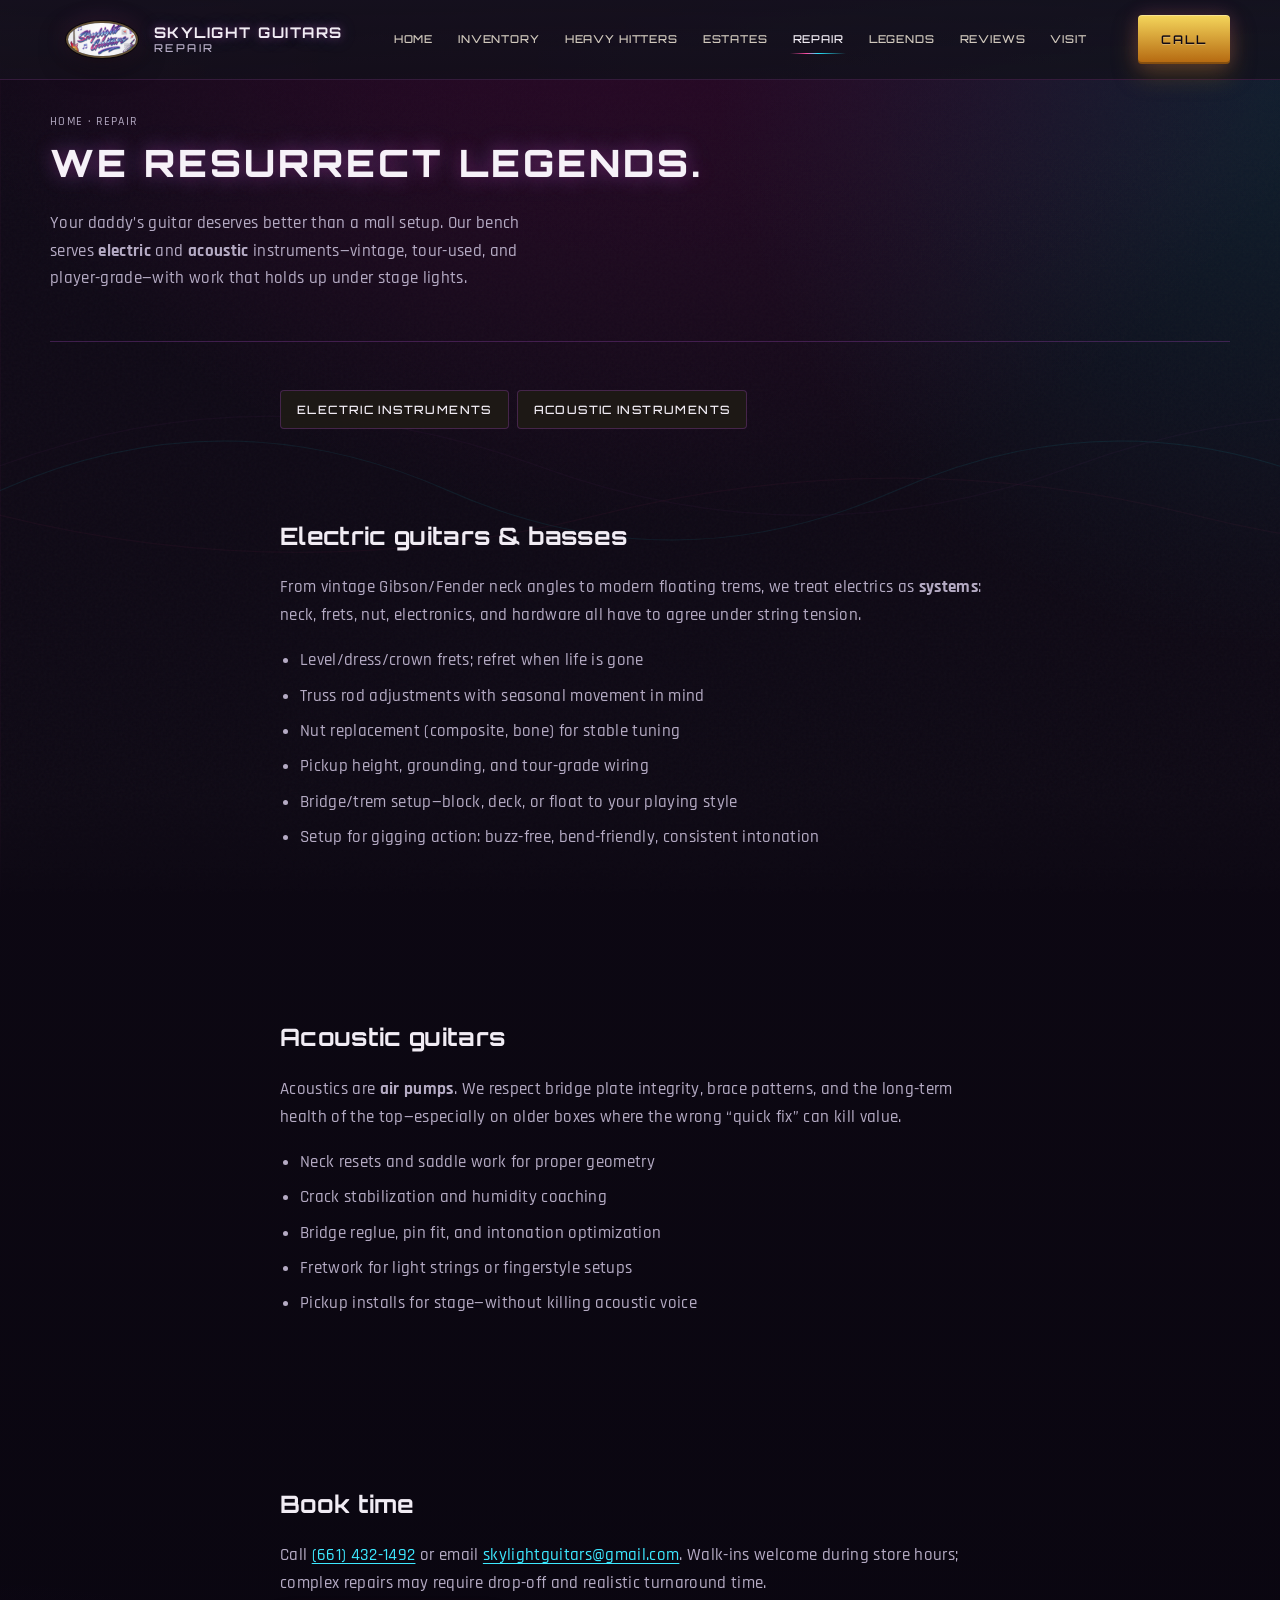
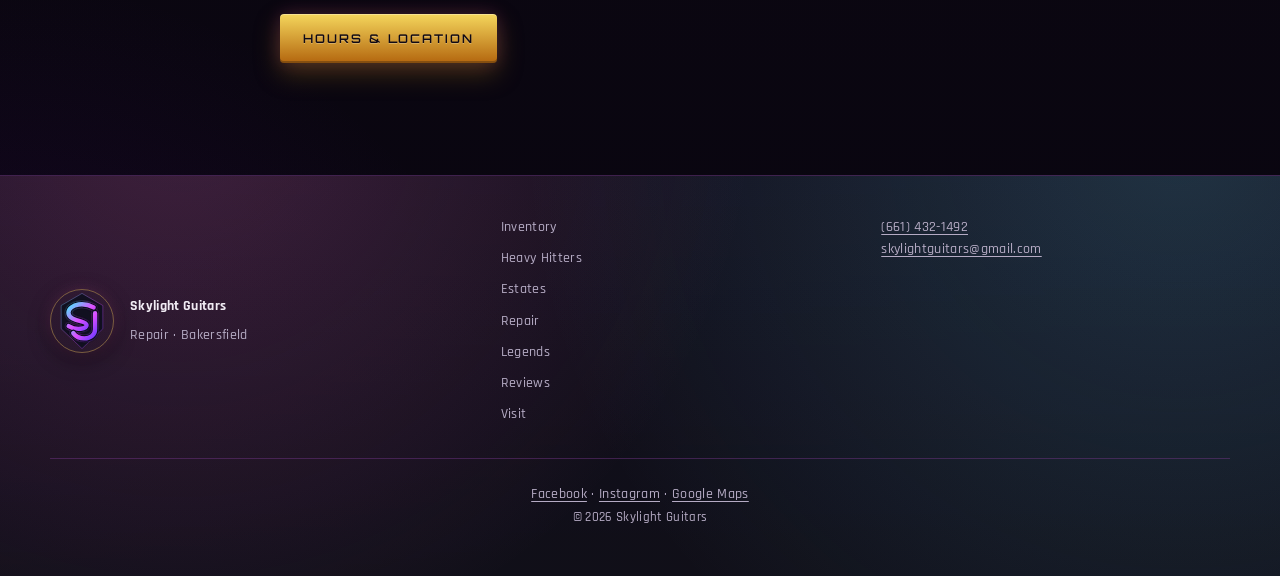
<file: repair.html>
<!DOCTYPE html>
<html lang="en-US">
  <head>
    <meta charset="utf-8" />
    <meta name="viewport" content="width=device-width, initial-scale=1, viewport-fit=cover" />
    <meta name="theme-color" content="#16081f" />
    <title>Guitar Repair &amp; Luthier Services | Skylight Guitars · Bakersfield CA</title>
    <meta
      name="description"
      content="Vintage guitar repair in Bakersfield 93301: electric and acoustic benches—fretwork, neck resets, electronics, setups. Skylight Guitars luthier services."
    />
    <link rel="canonical" href="https://www.skylightguitars.com/repair.html" />
    <link rel="icon" href="assets/skylight-mark.svg" type="image/svg+xml" />
    <meta property="og:type" content="website" />
    <meta property="og:site_name" content="Skylight Guitars" />
    <meta property="og:title" content="Repair &amp; Luthier | Skylight Guitars" />
    <meta
      property="og:description"
      content="Vintage guitar repair in Bakersfield 93301: electric and acoustic benches—fretwork, neck resets, electronics, setups. Skylight Guitars luthier services."
    />
    <meta property="og:url" content="https://www.skylightguitars.com/repair.html" />
    <meta property="og:image" content="https://www.skylightguitars.com/skylightlogo.webp" />
    <meta property="og:locale" content="en_US" />
    <meta name="twitter:card" content="summary_large_image" />
    <meta name="twitter:title" content="Guitar Repair &amp; Luthier | Skylight Guitars" />
    <meta
      name="twitter:description"
      content="Vintage guitar repair in Bakersfield 93301: electric and acoustic benches—fretwork, neck resets, electronics, setups."
    />
    <meta name="twitter:image" content="https://www.skylightguitars.com/skylightlogo.webp" />
    <link rel="preconnect" href="https://fonts.googleapis.com" />
    <link rel="preconnect" href="https://fonts.gstatic.com" crossorigin />
    <link
      href="https://fonts.googleapis.com/css2?family=Orbitron:wght@500;600;700;800&family=Rajdhani:wght@400;500;600;700&display=swap"
      rel="stylesheet"
    />
    <link rel="stylesheet" href="css/styles.css" />
    <script type="application/ld+json">
      {
        "@context": "https://schema.org",
        "@type": "ProfessionalService",
        "name": "Skylight Guitars — Guitar Repair & Luthier",
        "url": "https://www.skylightguitars.com/repair.html",
        "telephone": "+1-661-432-1492",
        "address": {
          "@type": "PostalAddress",
          "streetAddress": "1221 20th St",
          "addressLocality": "Bakersfield",
          "addressRegion": "CA",
          "postalCode": "93301",
          "addressCountry": "US"
        },
        "areaServed": ["Bakersfield", "Kern County", "Central California"],
        "serviceType": ["Guitar repair", "Electric guitar setup", "Acoustic guitar repair", "Fretwork", "Neck reset"]
      }
    </script>
    <script type="application/ld+json">
      {
        "@context": "https://schema.org",
        "@graph": [
          {
            "@type": "WebPage",
            "@id": "https://www.skylightguitars.com/repair.html#webpage",
            "name": "Guitar Repair & Luthier Services | Skylight Guitars",
            "url": "https://www.skylightguitars.com/repair.html",
            "description": "Vintage guitar repair in Bakersfield 93301: electric and acoustic benches—fretwork, neck resets, electronics, setups.",
            "isPartOf": { "@type": "WebSite", "name": "Skylight Guitars", "url": "https://www.skylightguitars.com/" },
            "about": { "@id": "https://www.skylightguitars.com/#musicstore" }
          },
          {
            "@type": "BreadcrumbList",
            "itemListElement": [
              {
                "@type": "ListItem",
                "position": 1,
                "name": "Home",
                "item": "https://www.skylightguitars.com/"
              },
              {
                "@type": "ListItem",
                "position": 2,
                "name": "Repair & Luthier",
                "item": "https://www.skylightguitars.com/repair.html"
              }
            ]
          }
        ]
      }
    </script>
  </head>
  <body>
    <a class="skip-link" href="#main">Skip to content</a>

    <header class="site-header is-scrolled" id="site-header">
      <div class="wrap header-inner">
        <a class="brand" href="index.html">
          <picture>
            <source type="image/webp" srcset="skylightlogo.webp" />
            <img src="skylightlogo.png" width="2892" height="1440" alt="Skylight Guitars" />
          </picture>
          <span class="brand-text">
            <strong>Skylight Guitars</strong>
            <span>Repair</span>
          </span>
        </a>
        <button type="button" class="nav-toggle" id="nav-toggle" aria-expanded="false" aria-controls="nav-panel" aria-label="Open menu">
          <span class="nav-toggle__bar"></span>
          <span class="nav-toggle__bar"></span>
          <span class="nav-toggle__bar"></span>
        </button>
        <div id="nav-panel" class="nav-panel">
          <nav class="nav-main" aria-label="Primary">
            <a href="index.html">Home</a>
            <a href="inventory.html">Inventory</a>
            <a href="heavy-hitters.html">Heavy Hitters</a>
            <a href="estates.html">Estates</a>
            <a href="repair.html" aria-current="page">Repair</a>
            <a href="legends.html">Legends</a>
            <a href="reviews.html">Reviews</a>
            <a href="index.html#visit">Visit</a>
          </nav>
        </div>
        <a class="btn btn--gold header-cta" href="tel:+16614321492">Call</a>
      </div>
    </header>

    <main id="main">
      <header class="page-hero wrap">
        <p class="breadcrumb"><a href="index.html">Home</a> · Repair</p>
        <h1>We resurrect legends.</h1>
        <p class="page-hero__lead">
          Your daddy’s guitar deserves better than a mall setup. Our bench serves <strong>electric</strong> and
          <strong>acoustic</strong> instruments—vintage, tour-used, and player-grade—with work that holds up under
          stage lights.
        </p>
      </header>

      <div class="wrap content-block" style="max-width: 720px; margin: 0 auto">
        <button
          type="button"
          class="btn btn--ghost repair-burger"
          id="repair-type-toggle"
          aria-expanded="false"
          aria-controls="repair-type-panel"
        >
          Jump: Electric vs Acoustic
        </button>
        <div id="repair-type-panel" class="repair-jump repair-jump--mobile-collapse" role="navigation" aria-label="Repair types">
          <a href="#electric" class="repair-jump__btn">Electric instruments</a>
          <a href="#acoustic" class="repair-jump__btn">Acoustic instruments</a>
        </div>

        <section id="electric" style="padding-top: 2rem" aria-labelledby="el-h">
          <h2 id="el-h">Electric guitars &amp; basses</h2>
          <p>
            From vintage Gibson/Fender neck angles to modern floating trems, we treat electrics as
            <strong>systems</strong>: neck, frets, nut, electronics, and hardware all have to agree under string tension.
          </p>
          <ul class="spec-list">
            <li>Level/dress/crown frets; refret when life is gone</li>
            <li>Truss rod adjustments with seasonal movement in mind</li>
            <li>Nut replacement (composite, bone) for stable tuning</li>
            <li>Pickup height, grounding, and tour-grade wiring</li>
            <li>Bridge/trem setup—block, deck, or float to your playing style</li>
            <li>Setup for gigging action: buzz-free, bend-friendly, consistent intonation</li>
          </ul>
        </section>

        <section id="acoustic" style="padding-top: 3rem" aria-labelledby="ac-h">
          <h2 id="ac-h">Acoustic guitars</h2>
          <p>
            Acoustics are <strong>air pumps</strong>. We respect bridge plate integrity, brace patterns, and the
            long-term health of the top—especially on older boxes where the wrong “quick fix” can kill value.
          </p>
          <ul class="spec-list">
            <li>Neck resets and saddle work for proper geometry</li>
            <li>Crack stabilization and humidity coaching</li>
            <li>Bridge reglue, pin fit, and intonation optimization</li>
            <li>Fretwork for light strings or fingerstyle setups</li>
            <li>Pickup installs for stage—without killing acoustic voice</li>
          </ul>
        </section>

        <section style="padding: 3rem 0 4rem" aria-labelledby="book-h">
          <h2 id="book-h">Book time</h2>
          <p style="color: var(--muted)">
            Call <a href="tel:+16614321492">(661) 432-1492</a> or email
            <a href="mailto:skylightguitars@gmail.com">skylightguitars@gmail.com</a>. Walk-ins welcome during store hours;
            complex repairs may require drop-off and realistic turnaround time.
          </p>
          <a class="btn btn--gold" href="index.html#visit">Hours &amp; location</a>
        </section>
      </div>
    </main>

    <footer class="site-footer site-footer--rich">
      <div class="wrap">
        <div class="footer-columns">
          <div class="footer-brand">
            <img src="assets/skylight-mark.svg" width="64" height="64" alt="" />
            <div>
              <strong style="color: var(--cream)">Skylight Guitars</strong>
              <p style="margin: 0.35rem 0 0; color: var(--muted); font-size: 0.9rem">Repair · Bakersfield</p>
            </div>
          </div>
          <nav class="footer-nav" aria-label="Footer">
            <a href="inventory.html">Inventory</a>
            <a href="heavy-hitters.html">Heavy Hitters</a>
            <a href="estates.html">Estates</a>
            <a href="repair.html">Repair</a>
            <a href="legends.html">Legends</a>
            <a href="reviews.html">Reviews</a>
            <a href="index.html#visit">Visit</a>
          </nav>
          <div>
            <p style="margin: 0; font-size: 0.88rem">
              <a href="tel:+16614321492">(661) 432-1492</a><br />
              <a href="mailto:skylightguitars@gmail.com">skylightguitars@gmail.com</a>
            </p>
          </div>
        </div>
        <p class="footer-social" style="margin: 1.25rem 0 0; text-align: center; font-size: 0.88rem">
          <a href="https://www.facebook.com/61554216925890/" rel="noopener noreferrer">Facebook</a>
          <span aria-hidden="true"> · </span>
          <a href="https://www.instagram.com/skylightguitars/" rel="noopener noreferrer">Instagram</a>
          <span aria-hidden="true"> · </span>
          <a href="https://www.google.com/maps/search/?api=1&query=Skylight+Guitars+1221+20th+St+Bakersfield+CA+93301" rel="noopener noreferrer">Google Maps</a>
        </p>
        <p style="margin: 0; text-align: center; color: var(--muted); font-size: 0.82rem">© <span id="y"></span> Skylight Guitars</p>
      </div>
    </footer>

    <script>
      document.getElementById("y").textContent = new Date().getFullYear();
    </script>
    <script src="js/main.js" defer></script>
  </body>
</html>
</file>
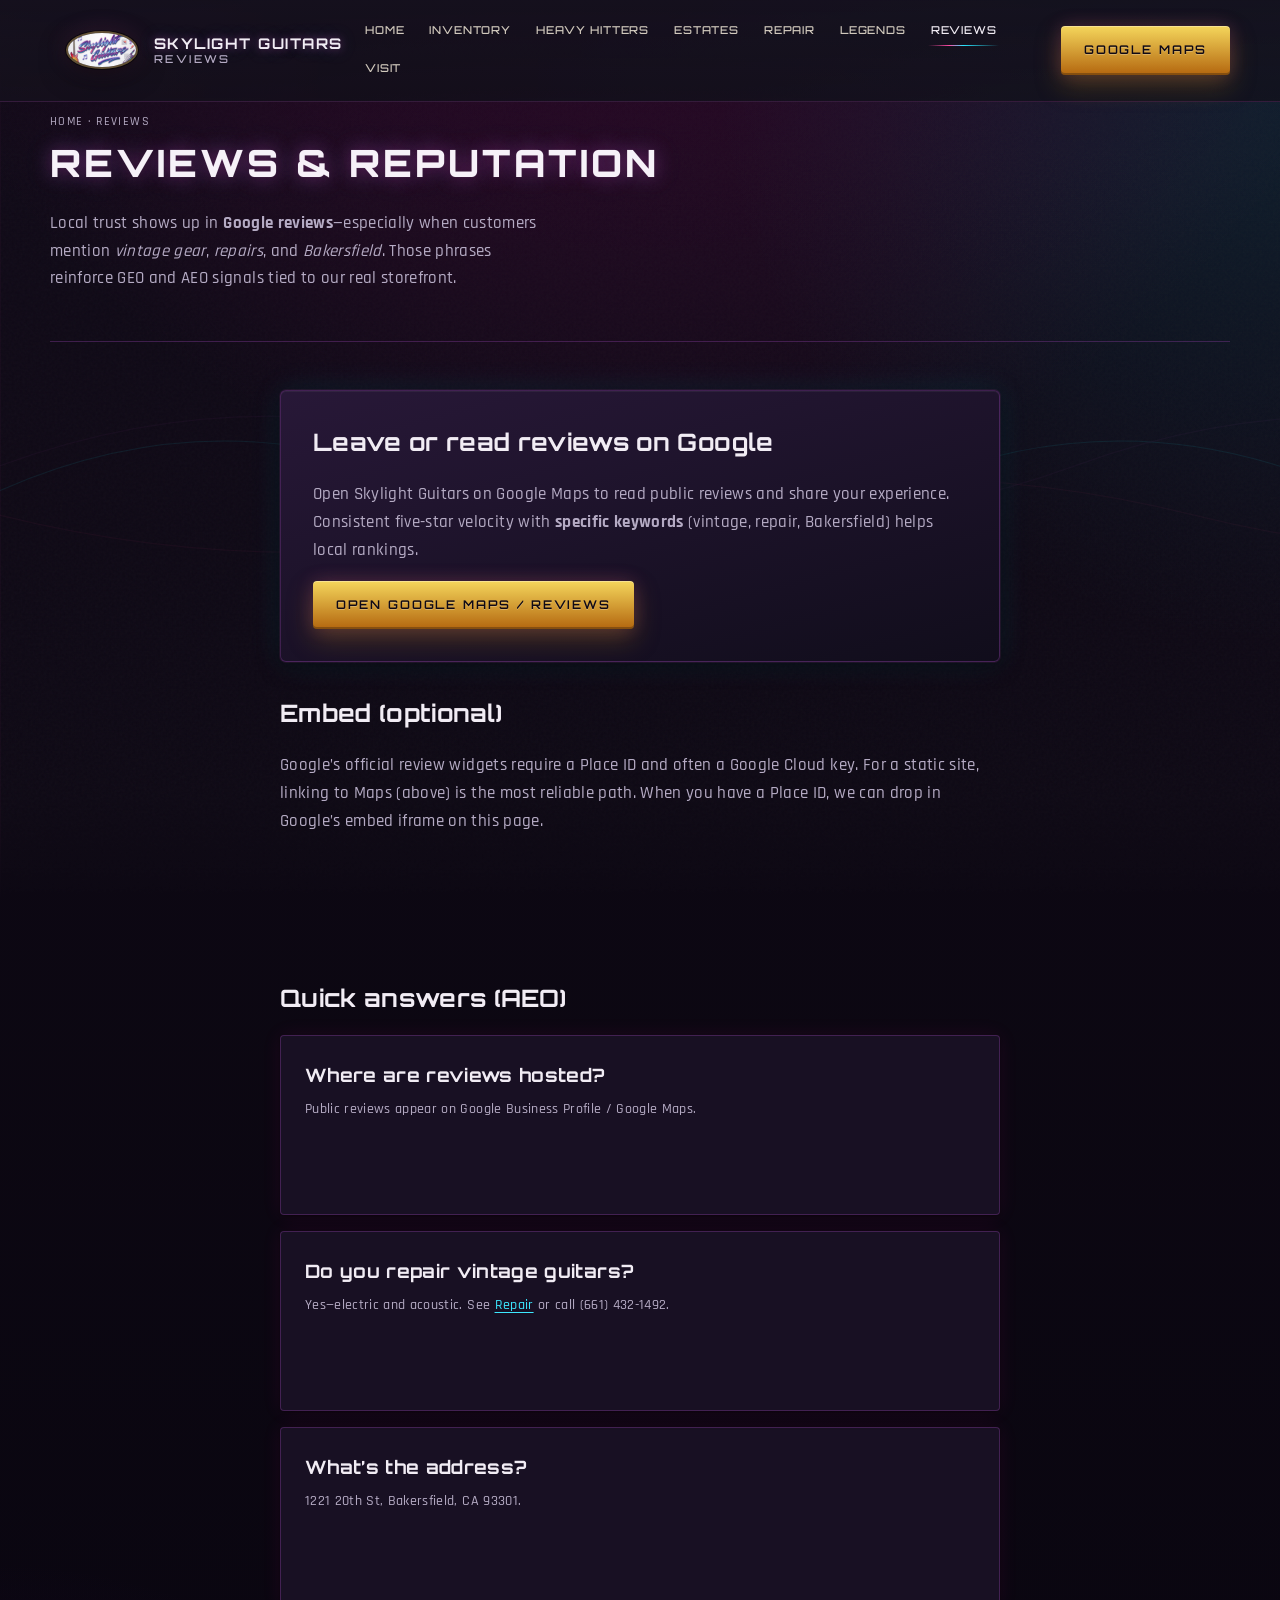
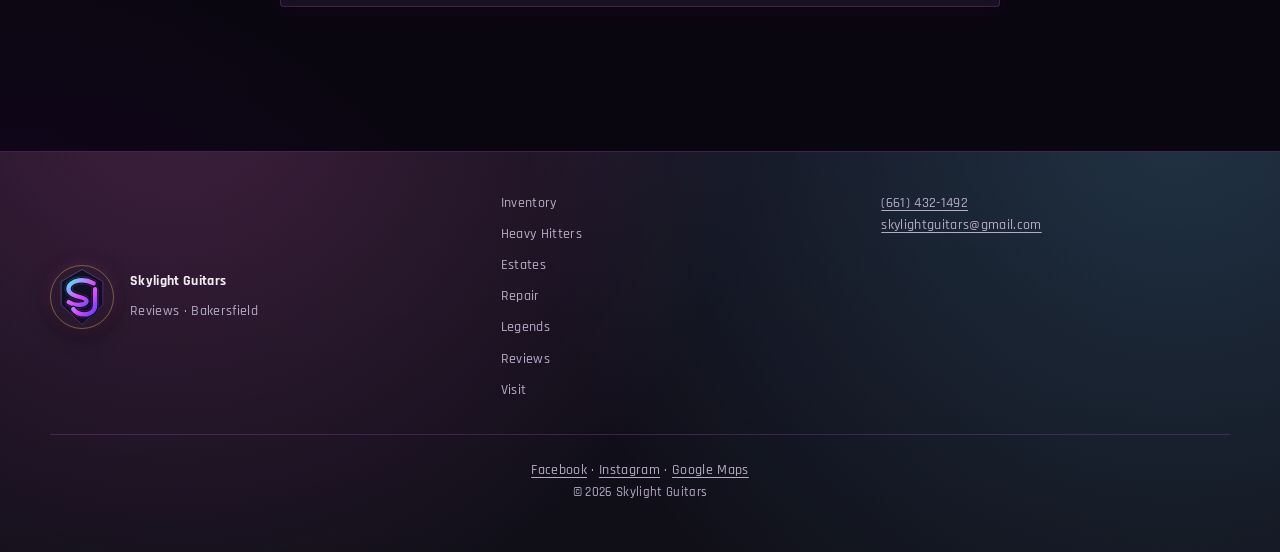
<file: reviews.html>
<!DOCTYPE html>
<html lang="en-US">
  <head>
    <meta charset="utf-8" />
    <meta name="viewport" content="width=device-width, initial-scale=1, viewport-fit=cover" />
    <meta name="theme-color" content="#16081f" />
    <title>Google Reviews &amp; Customer Stories | Skylight Guitars · Bakersfield</title>
    <meta
      name="description"
      content="Read Google reviews for Skylight Guitars in Bakersfield CA: vintage guitar shop, repairs, and curated inventory at 1221 20th St."
    />
    <link rel="canonical" href="https://www.skylightguitars.com/reviews.html" />
    <link rel="icon" href="assets/skylight-mark.svg" type="image/svg+xml" />
    <meta property="og:type" content="website" />
    <meta property="og:site_name" content="Skylight Guitars" />
    <meta property="og:title" content="Reviews | Skylight Guitars" />
    <meta
      property="og:description"
      content="Read Google reviews for Skylight Guitars in Bakersfield CA: vintage guitar shop, repairs, and curated inventory at 1221 20th St."
    />
    <meta property="og:url" content="https://www.skylightguitars.com/reviews.html" />
    <meta property="og:image" content="https://www.skylightguitars.com/skylightlogo.webp" />
    <meta property="og:locale" content="en_US" />
    <meta name="twitter:card" content="summary_large_image" />
    <meta name="twitter:title" content="Google Reviews | Skylight Guitars" />
    <meta
      name="twitter:description"
      content="Read Google reviews for Skylight Guitars in Bakersfield CA: vintage guitar shop, repairs, and curated inventory at 1221 20th St."
    />
    <meta name="twitter:image" content="https://www.skylightguitars.com/skylightlogo.webp" />
    <link rel="preconnect" href="https://fonts.googleapis.com" />
    <link rel="preconnect" href="https://fonts.gstatic.com" crossorigin />
    <link
      href="https://fonts.googleapis.com/css2?family=Orbitron:wght@500;600;700;800&family=Rajdhani:wght@400;500;600;700&display=swap"
      rel="stylesheet"
    />
    <link rel="stylesheet" href="css/styles.css" />
    <script type="application/ld+json">
      {
        "@context": "https://schema.org",
        "@type": "FAQPage",
        "mainEntity": [
          {
            "@type": "Question",
            "name": "Where can I read reviews for Skylight Guitars?",
            "acceptedAnswer": {
              "@type": "Answer",
              "text": "Skylight Guitars collects public reviews on Google Business Profile. Search for Skylight Guitars Bakersfield on Google Maps to read and leave a review."
            }
          },
          {
            "@type": "Question",
            "name": "Does Skylight Guitars do vintage guitar repair in Bakersfield?",
            "acceptedAnswer": {
              "@type": "Answer",
              "text": "Yes. Skylight offers luthier services for electric and acoustic instruments including fretwork, setups, neck issues, and electronics. Visit the Repair page or call (661) 432-1492."
            }
          },
          {
            "@type": "Question",
            "name": "What is the address and phone for Skylight Guitars?",
            "acceptedAnswer": {
              "@type": "Answer",
              "text": "1221 20th St, Bakersfield, CA 93301. Phone (661) 432-1492. Hours typically Monday through Saturday 10am to 6pm—confirm before visiting."
            }
          }
        ]
      }
    </script>
    <script type="application/ld+json">
      {
        "@context": "https://schema.org",
        "@graph": [
          {
            "@type": "WebPage",
            "@id": "https://www.skylightguitars.com/reviews.html#webpage",
            "name": "Google Reviews & Customer Stories | Skylight Guitars",
            "url": "https://www.skylightguitars.com/reviews.html",
            "description": "Read Google reviews for Skylight Guitars in Bakersfield CA: vintage guitar shop, repairs, and curated inventory at 1221 20th St.",
            "isPartOf": { "@type": "WebSite", "name": "Skylight Guitars", "url": "https://www.skylightguitars.com/" },
            "about": { "@id": "https://www.skylightguitars.com/#musicstore" }
          },
          {
            "@type": "BreadcrumbList",
            "itemListElement": [
              {
                "@type": "ListItem",
                "position": 1,
                "name": "Home",
                "item": "https://www.skylightguitars.com/"
              },
              {
                "@type": "ListItem",
                "position": 2,
                "name": "Reviews",
                "item": "https://www.skylightguitars.com/reviews.html"
              }
            ]
          }
        ]
      }
    </script>
  </head>
  <body>
    <a class="skip-link" href="#main">Skip to content</a>

    <header class="site-header is-scrolled" id="site-header">
      <div class="wrap header-inner">
        <a class="brand" href="index.html">
          <picture>
            <source type="image/webp" srcset="skylightlogo.webp" />
            <img src="skylightlogo.png" width="2892" height="1440" alt="Skylight Guitars" />
          </picture>
          <span class="brand-text">
            <strong>Skylight Guitars</strong>
            <span>Reviews</span>
          </span>
        </a>
        <button type="button" class="nav-toggle" id="nav-toggle" aria-expanded="false" aria-controls="nav-panel" aria-label="Open menu">
          <span class="nav-toggle__bar"></span>
          <span class="nav-toggle__bar"></span>
          <span class="nav-toggle__bar"></span>
        </button>
        <div id="nav-panel" class="nav-panel">
          <nav class="nav-main" aria-label="Primary">
            <a href="index.html">Home</a>
            <a href="inventory.html">Inventory</a>
            <a href="heavy-hitters.html">Heavy Hitters</a>
            <a href="estates.html">Estates</a>
            <a href="repair.html">Repair</a>
            <a href="legends.html">Legends</a>
            <a href="reviews.html" aria-current="page">Reviews</a>
            <a href="index.html#visit">Visit</a>
          </nav>
        </div>
        <a class="btn btn--gold header-cta" href="https://www.google.com/maps/search/?api=1&query=Skylight+Guitars+1221+20th+St+Bakersfield+CA+93301" rel="noopener noreferrer">Google Maps</a>
      </div>
    </header>

    <main id="main">
      <header class="page-hero wrap">
        <p class="breadcrumb"><a href="index.html">Home</a> · Reviews</p>
        <h1>Reviews &amp; reputation</h1>
        <p class="page-hero__lead">
          Local trust shows up in <strong>Google reviews</strong>—especially when customers mention
          <em>vintage gear</em>, <em>repairs</em>, and <em>Bakersfield</em>. Those phrases reinforce GEO and AEO signals
          tied to our real storefront.
        </p>
      </header>

      <div class="wrap content-block" style="max-width: 720px; margin: 0 auto; padding-bottom: 4rem">
        <div class="panel">
          <h2 style="margin-top: 0; font-family: var(--font-display)">Leave or read reviews on Google</h2>
          <p style="color: var(--muted)">
            Open Skylight Guitars on Google Maps to read public reviews and share your experience. Consistent
            five-star velocity with <strong>specific keywords</strong> (vintage, repair, Bakersfield) helps local
            rankings.
          </p>
          <a
            class="btn btn--gold"
            href="https://www.google.com/maps/search/?api=1&query=Skylight+Guitars+1221+20th+St+Bakersfield+CA+93301"
            rel="noopener noreferrer"
            >Open Google Maps / reviews</a
          >
        </div>

        <h2>Embed (optional)</h2>
        <p style="color: var(--muted)">
          Google’s official review widgets require a Place ID and often a Google Cloud key. For a static site, linking to
          Maps (above) is the most reliable path. When you have a Place ID, we can drop in Google’s embed iframe on this
          page.
        </p>

        <section style="margin-top: 2rem" aria-labelledby="faq-h">
          <h2 id="faq-h">Quick answers (AEO)</h2>
          <div class="legend-card" style="margin-bottom: 1rem">
            <h3 style="margin-top: 0">Where are reviews hosted?</h3>
            <p style="margin: 0; color: var(--muted)">Public reviews appear on Google Business Profile / Google Maps.</p>
          </div>
          <div class="legend-card" style="margin-bottom: 1rem">
            <h3 style="margin-top: 0">Do you repair vintage guitars?</h3>
            <p style="margin: 0; color: var(--muted)">
              Yes—electric and acoustic. See <a href="repair.html">Repair</a> or call (661) 432-1492.
            </p>
          </div>
          <div class="legend-card">
            <h3 style="margin-top: 0">What’s the address?</h3>
            <p style="margin: 0; color: var(--muted)">1221 20th St, Bakersfield, CA 93301.</p>
          </div>
        </section>
      </div>
    </main>

    <footer class="site-footer site-footer--rich">
      <div class="wrap">
        <div class="footer-columns">
          <div class="footer-brand">
            <img src="assets/skylight-mark.svg" width="64" height="64" alt="" />
            <div>
              <strong style="color: var(--cream)">Skylight Guitars</strong>
              <p style="margin: 0.35rem 0 0; color: var(--muted); font-size: 0.9rem">Reviews · Bakersfield</p>
            </div>
          </div>
          <nav class="footer-nav" aria-label="Footer">
            <a href="inventory.html">Inventory</a>
            <a href="heavy-hitters.html">Heavy Hitters</a>
            <a href="estates.html">Estates</a>
            <a href="repair.html">Repair</a>
            <a href="legends.html">Legends</a>
            <a href="reviews.html">Reviews</a>
            <a href="index.html#visit">Visit</a>
          </nav>
          <div>
            <p style="margin: 0; font-size: 0.88rem">
              <a href="tel:+16614321492">(661) 432-1492</a><br />
              <a href="mailto:skylightguitars@gmail.com">skylightguitars@gmail.com</a>
            </p>
          </div>
        </div>
        <p class="footer-social" style="margin: 1.25rem 0 0; text-align: center; font-size: 0.88rem">
          <a href="https://www.facebook.com/61554216925890/" rel="noopener noreferrer">Facebook</a>
          <span aria-hidden="true"> · </span>
          <a href="https://www.instagram.com/skylightguitars/" rel="noopener noreferrer">Instagram</a>
          <span aria-hidden="true"> · </span>
          <a href="https://www.google.com/maps/search/?api=1&query=Skylight+Guitars+1221+20th+St+Bakersfield+CA+93301" rel="noopener noreferrer">Google Maps</a>
        </p>
        <p style="margin: 0; text-align: center; color: var(--muted); font-size: 0.82rem">© <span id="y"></span> Skylight Guitars</p>
      </div>
    </footer>

    <script>
      document.getElementById("y").textContent = new Date().getFullYear();
    </script>
    <script src="js/main.js" defer></script>
  </body>
</html>
</file>
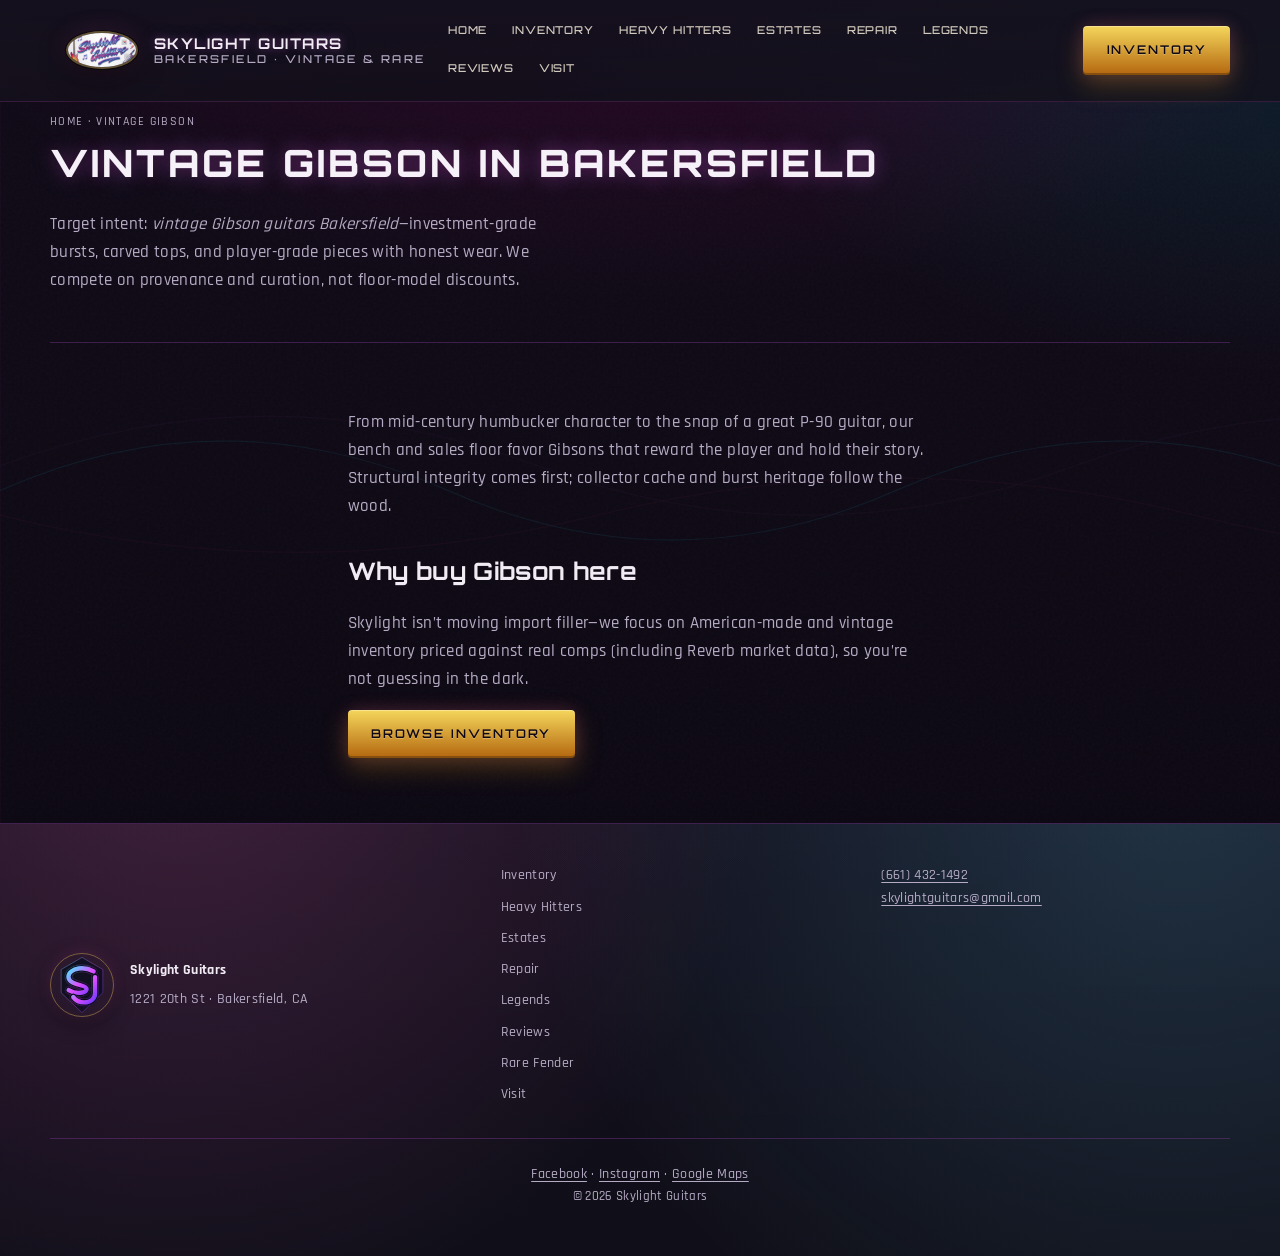
<file: vintage-gibson-les-paul-bakersfield.html>
<!DOCTYPE html>
<html lang="en">
  <head>
    <meta charset="utf-8" />
    <meta name="viewport" content="width=device-width, initial-scale=1" />
    <title>Vintage Gibson Les Pauls &amp; SGs | Curated Heritage | Skylight Guitars</title>
    <meta
      name="description"
      content="From 1950s Goldtops to modern collector standards. We vet every Gibson for soul and structural integrity. View our current iron and wood inventory in Bakersfield, CA."
    />
    <meta name="theme-color" content="#16081f" />
    <link rel="canonical" href="https://www.skylightguitars.com/vintage-gibson-les-paul-bakersfield.html" />
    <link rel="icon" href="assets/skylight-mark.svg" type="image/svg+xml" />
    <meta property="og:type" content="website" />
    <meta property="og:title" content="Vintage Gibson Les Pauls &amp; SGs | Skylight Guitars" />
    <meta
      property="og:description"
      content="Curated vintage and collector-grade Gibson guitars in Bakersfield with provenance-focused selection."
    />
    <meta property="og:site_name" content="Skylight Guitars" />
    <meta property="og:url" content="https://www.skylightguitars.com/vintage-gibson-les-paul-bakersfield.html" />
    <meta property="og:image" content="https://www.skylightguitars.com/skylightlogo.webp" />
    <meta property="og:locale" content="en_US" />
    <meta name="twitter:card" content="summary_large_image" />
    <meta name="twitter:title" content="Vintage Gibson Les Pauls &amp; SGs | Skylight Guitars" />
    <meta
      name="twitter:description"
      content="Curated vintage and collector-grade Gibson guitars in Bakersfield with provenance-focused selection."
    />
    <meta name="twitter:image" content="https://www.skylightguitars.com/skylightlogo.webp" />
    <link rel="preconnect" href="https://fonts.googleapis.com" />
    <link rel="preconnect" href="https://fonts.gstatic.com" crossorigin />
    <link
      href="https://fonts.googleapis.com/css2?family=Orbitron:wght@500;600;700;800&family=Rajdhani:wght@400;500;600;700&display=swap"
      rel="stylesheet"
    />
    <link rel="stylesheet" href="css/styles.css" />
    <script type="application/ld+json">
      {
        "@context": "https://schema.org",
        "@graph": [
          {
            "@type": ["CollectionPage", "WebPage"],
            "@id": "https://www.skylightguitars.com/vintage-gibson-les-paul-bakersfield.html#webpage",
            "name": "Vintage Gibson Guitars — Bakersfield",
            "description": "Curated vintage Gibson electrics: Les Paul, SG, and investment-grade heritage instruments.",
            "url": "https://www.skylightguitars.com/vintage-gibson-les-paul-bakersfield.html",
            "isPartOf": { "@type": "WebSite", "name": "Skylight Guitars", "url": "https://www.skylightguitars.com/" },
            "about": { "@id": "https://www.skylightguitars.com/#musicstore" },
            "provider": {
              "@type": "MusicStore",
              "name": "Skylight Guitars",
              "address": {
                "@type": "PostalAddress",
                "streetAddress": "1221 20th St",
                "addressLocality": "Bakersfield",
                "addressRegion": "CA",
                "postalCode": "93301",
                "addressCountry": "US"
              }
            }
          },
          {
            "@type": "BreadcrumbList",
            "itemListElement": [
              {
                "@type": "ListItem",
                "position": 1,
                "name": "Home",
                "item": "https://www.skylightguitars.com/"
              },
              {
                "@type": "ListItem",
                "position": 2,
                "name": "Vintage Gibson — Bakersfield",
                "item": "https://www.skylightguitars.com/vintage-gibson-les-paul-bakersfield.html"
              }
            ]
          }
        ]
      }
    </script>
  </head>
  <body>
    <a class="skip-link" href="#main">Skip to content</a>
    <header class="site-header is-scrolled" id="site-header">
      <div class="wrap header-inner">
        <a class="brand" href="index.html">
          <picture>
            <source type="image/webp" srcset="skylightlogo.webp" />
            <img src="skylightlogo.png" width="2892" height="1440" alt="Skylight Guitars" />
          </picture>
          <span class="brand-text">
            <strong>Skylight Guitars</strong>
            <span>Bakersfield · Vintage &amp; Rare</span>
          </span>
        </a>
        <button type="button" class="nav-toggle" id="nav-toggle" aria-expanded="false" aria-controls="nav-panel" aria-label="Open menu">
          <span class="nav-toggle__bar"></span>
          <span class="nav-toggle__bar"></span>
          <span class="nav-toggle__bar"></span>
        </button>
        <div id="nav-panel" class="nav-panel">
          <nav class="nav-main" aria-label="Primary">
            <a href="index.html">Home</a>
            <a href="inventory.html">Inventory</a>
            <a href="heavy-hitters.html">Heavy Hitters</a>
            <a href="estates.html">Estates</a>
            <a href="repair.html">Repair</a>
            <a href="legends.html">Legends</a>
            <a href="reviews.html">Reviews</a>
            <a href="index.html#visit">Visit</a>
          </nav>
        </div>
        <a class="btn btn--gold header-cta" href="inventory.html">Inventory</a>
      </div>
    </header>

    <main id="main">
      <div class="page-hero wrap">
        <p class="breadcrumb"><a href="index.html">Home</a> · Vintage Gibson</p>
        <h1>Vintage Gibson in Bakersfield</h1>
        <p>
          Target intent: <em>vintage Gibson guitars Bakersfield</em>—investment-grade bursts, carved tops, and
          player-grade pieces with honest wear. We compete on provenance and curation, not floor-model discounts.
        </p>
      </div>

      <div class="wrap content-block">
        <p>
          From mid-century humbucker character to the snap of a great P-90 guitar, our bench and sales floor favor
          Gibsons that reward the player and hold their story. Structural integrity comes first; collector cache and
          burst heritage follow the wood.
        </p>
        <h2>Why buy Gibson here</h2>
        <p>
          Skylight isn’t moving import filler—we focus on American-made and vintage inventory priced against real
          comps (including Reverb market data), so you’re not guessing in the dark.
        </p>
        <p>
          <a class="btn btn--gold" href="inventory.html">Browse inventory</a>
        </p>
      </div>
    </main>

    <footer class="site-footer site-footer--rich">
      <div class="wrap">
        <div class="footer-columns">
          <div class="footer-brand">
            <img src="assets/skylight-mark.svg" width="64" height="64" alt="" />
            <div>
              <strong style="color: var(--cream)">Skylight Guitars</strong>
              <p style="margin: 0.35rem 0 0; color: var(--muted); font-size: 0.9rem">1221 20th St · Bakersfield, CA</p>
            </div>
          </div>
          <nav class="footer-nav" aria-label="Footer">
            <a href="inventory.html">Inventory</a>
            <a href="heavy-hitters.html">Heavy Hitters</a>
            <a href="estates.html">Estates</a>
            <a href="repair.html">Repair</a>
            <a href="legends.html">Legends</a>
            <a href="reviews.html">Reviews</a>
            <a href="rare-fender-bakersfield.html">Rare Fender</a>
            <a href="index.html#visit">Visit</a>
          </nav>
          <div>
            <p style="margin: 0; font-size: 0.88rem">
              <a href="tel:+16614321492">(661) 432-1492</a><br />
              <a href="mailto:skylightguitars@gmail.com">skylightguitars@gmail.com</a>
            </p>
          </div>
        </div>
        <p class="footer-social" style="margin: 1.25rem 0 0; text-align: center; font-size: 0.88rem">
          <a href="https://www.facebook.com/61554216925890/" rel="noopener noreferrer">Facebook</a>
          <span aria-hidden="true"> · </span>
          <a href="https://www.instagram.com/skylightguitars/" rel="noopener noreferrer">Instagram</a>
          <span aria-hidden="true"> · </span>
          <a href="https://www.google.com/maps/search/?api=1&query=Skylight+Guitars+1221+20th+St+Bakersfield+CA+93301" rel="noopener noreferrer">Google Maps</a>
        </p>
        <p style="margin: 0; text-align: center; color: var(--muted); font-size: 0.82rem">© <span id="y"></span> Skylight Guitars</p>
      </div>
    </footer>
    <script>
      document.getElementById("y").textContent = new Date().getFullYear();
    </script>
    <script src="js/main.js" defer></script>
  </body>
</html>
</file>
<file: css/styles.css>
/* Fonts: load once via <link> in each HTML head (Orbitron + Rajdhani). */

/* Skylight Guitars — Phase 2: full 80s synthwave / time-machine theme */

:root {
  /* Deep purple / midnight — classic 80s night drive */
  --surface-0: hsl(268 42% 6%);
  --surface-1: hsl(265 38% 10%);
  --surface-2: hsl(262 34% 14%);
  --surface-3: hsl(258 30% 18%);
  --border: hsl(285 45% 38% / 0.45);
  --border-strong: hsl(300 70% 55% / 0.55);
  --cream: hsl(280 25% 94%);
  --muted: hsl(265 18% 72%);
  --tan: hsl(38 90% 62%);
  --gold: hsl(43 100% 58%);
  --gold-dim: hsl(32 85% 38%);
  --bronze: hsl(25 70% 45%);
  --neon-cyan: hsl(187 100% 58%);
  --neon-magenta: hsl(320 100% 62%);
  --neon-violet: hsl(275 85% 62%);
  --neon-pink: hsl(330 100% 65%);
  --neon-blue: hsl(210 100% 62%);
  --neon-orange: hsl(24 100% 58%);
  --chrome: hsl(230 20% 88%);
  --color-success: hsl(142 71% 45%);
  --color-warning: hsl(38 92% 50%);
  --color-error: hsl(0 84% 60%);
  --color-info: hsl(221 83% 53%);
  --ink: var(--surface-0);
  --charcoal: var(--surface-1);
  --panel: var(--surface-2);
  --wood: hsl(280 30% 22%);
  --leather: hsl(270 28% 16%);
  --spotlight: hsl(300 80% 70% / 0.12);
  --gradient-hero: linear-gradient(
    165deg,
    hsl(285 70% 18% / 0.55) 0%,
    hsl(230 60% 12% / 0.45) 40%,
    hsl(330 80% 15% / 0.4) 100%
  );
  --gradient-panel: linear-gradient(165deg, hsl(270 40% 16% / 0.97) 0%, hsl(255 35% 8% / 0.99) 100%);
  --gradient-sunset: linear-gradient(180deg, hsl(285 55% 22% / 0.35) 0%, transparent 42%, hsl(200 70% 25% / 0.2) 100%);
  --grid-floor: linear-gradient(hsl(187 100% 58% / 0.09) 1px, transparent 1px),
    linear-gradient(90deg, hsl(320 100% 62% / 0.06) 1px, transparent 1px);
  --shadow-1: 0 1px 3px hsl(0 0% 0% / 0.45), 0 0 20px hsl(320 100% 50% / 0.08);
  --shadow-2: 0 4px 20px hsl(0 0% 0% / 0.5), 0 0 32px hsl(187 100% 50% / 0.12);
  --shadow-3: 0 12px 48px hsl(0 0% 0% / 0.55), 0 0 48px hsl(330 100% 50% / 0.15);
  /* Sharper corners — VHS / arcade UI */
  --radius-sm: 2px;
  --radius-md: 4px;
  --radius-lg: 6px;
  --radius-xl: 8px;
  --space-8: clamp(3.5rem, 8vw, 5rem);
  --fs-12: 0.75rem;
  --font-display: "Orbitron", system-ui, sans-serif;
  --font-body: "Rajdhani", "DM Sans", system-ui, sans-serif;
  --font-ui: "Orbitron", system-ui, sans-serif;
  --ease: cubic-bezier(0.4, 0, 0.2, 1);
  --grain: url("data:image/svg+xml,%3Csvg viewBox='0 0 512 512' xmlns='http://www.w3.org/2000/svg'%3E%3Cfilter id='n'%3E%3CfeTurbulence type='fractalNoise' baseFrequency='0.65' numOctaves='4' stitchTiles='stitch'/%3E%3C/filter%3E%3Crect width='100%25' height='100%25' filter='url(%23n)' opacity='0.055'/%3E%3C/svg%3E");
  --woodgrain: url("data:image/svg+xml,%3Csvg xmlns='http://www.w3.org/2000/svg' width='120' height='120'%3E%3Cpath fill='%23000' fill-opacity='0.03' d='M0 40h120v2H0zm0 20h120v1H0zm0 25h120v1.5H0z'/%3E%3C/svg%3E");
  /* Retro cursor: neon crosshair (fallback auto) */
  --cursor-retro: url("data:image/svg+xml,%3Csvg xmlns='http://www.w3.org/2000/svg' width='24' height='24' viewBox='0 0 24 24'%3E%3Cpath stroke='%230ff0fc' stroke-width='1.5' d='M12 2v4M12 18v4M2 12h4M18 12h4'/%3E%3Ccircle cx='12' cy='12' r='2.5' fill='%23ff2a6d'/%3E%3C/svg%3E") 12 12, crosshair;
}

*,
*::before,
*::after {
  box-sizing: border-box;
}

html {
  scroll-behavior: smooth;
}

body {
  margin: 0;
  font-family: var(--font-body);
  font-size: 1.0625rem;
  line-height: 1.65;
  font-weight: 500;
  letter-spacing: 0.02em;
  color: var(--cream);
  background-color: var(--ink);
  background-image:
    radial-gradient(ellipse 120% 80% at 50% -20%, hsl(320 100% 45% / 0.22), transparent 55%),
    radial-gradient(ellipse 90% 60% at 100% 0%, hsl(187 100% 45% / 0.12), transparent 50%),
    radial-gradient(ellipse 80% 50% at 0% 100%, hsl(275 85% 35% / 0.18), transparent 55%),
    linear-gradient(180deg, hsl(268 45% 6%) 0%, hsl(265 42% 5%) 48%, hsl(260 50% 4%) 100%);
  -webkit-font-smoothing: antialiased;
  position: relative;
}

a,
button,
.btn,
.nav-toggle,
label[for],
summary {
  cursor: var(--cursor-retro);
}

body::before {
  content: "";
  position: fixed;
  inset: 0;
  pointer-events: none;
  z-index: 0;
  background-image:
    var(--grid-floor),
    linear-gradient(to bottom, hsl(0 0% 100% / 0.04) 0 1px, transparent 1px 2px),
    var(--grain),
    var(--woodgrain);
  background-size:
    48px 48px,
    100% 100%,
    repeat,
    repeat;
  background-position: center bottom;
  mix-blend-mode: screen;
  opacity: 0.55;
  mask-image: linear-gradient(to bottom, transparent 0%, black 18%, black 88%, transparent 100%);
}

body > * {
  position: relative;
  z-index: 1;
}

/* Subtle moving “sound wave” layer (non-interactive) */
body::after {
  content: "";
  position: fixed;
  inset: 0;
  pointer-events: none;
  z-index: 0;
  opacity: 0.22;
  background-image: url("data:image/svg+xml,%3Csvg xmlns='http://www.w3.org/2000/svg' viewBox='0 0 1200 400' preserveAspectRatio='none'%3E%3Cpath fill='none' stroke='%2300f0ff' stroke-width='0.7' opacity='0.35' d='M0 200 Q150 120 300 200 T600 200 T900 200 T1200 200'/%3E%3Cpath fill='none' stroke='%23ff2a6d' stroke-width='0.55' opacity='0.28' d='M0 220 Q200 280 400 220 T800 220 T1200 220'/%3E%3Cpath fill='none' stroke='%23d946ff' stroke-width='0.5' opacity='0.22' d='M0 180 Q180 100 360 180 T720 180 T1080 180 T1200 180'/%3E%3C/svg%3E");
  background-size: 140% 55%;
  background-position: 0% 60%;
  background-repeat: no-repeat;
  animation: bodyWaveDrift 28s ease-in-out infinite;
  mix-blend-mode: screen;
}

@keyframes bodyWaveDrift {
  0%,
  100% {
    background-position: 0% 55%;
    transform: translate(0, 0);
  }
  33% {
    background-position: 40% 50%;
    transform: translate(1%, -0.5%);
  }
  66% {
    background-position: 80% 58%;
    transform: translate(-1%, 0.5%);
  }
}

@media (prefers-reduced-motion: reduce) {
  body::after {
    animation: none;
    opacity: 0.08;
  }
}

html.is-splash-active {
  overflow: hidden;
  height: 100%;
}

/* —— Splash (ATV power-on) —— */
.splash {
  position: fixed;
  inset: 0;
  z-index: 5000;
  display: flex;
  align-items: center;
  justify-content: center;
  background:
    radial-gradient(ellipse 90% 70% at 50% 20%, hsl(320 100% 35% / 0.25) 0%, transparent 55%),
    radial-gradient(ellipse 80% 60% at 50% 40%, hsl(268 45% 12%) 0%, hsl(265 50% 5%) 55%, hsl(260 55% 3%) 100%);
  cursor: pointer;
  transition: opacity 0.85s var(--ease), visibility 0.85s;
}

.splash[aria-hidden="true"] {
  opacity: 0;
  visibility: hidden;
  pointer-events: none;
}

.splash__inner {
  display: flex;
  flex-direction: column;
  align-items: center;
  gap: 1.2rem;
  padding: 2rem;
  max-width: 90vw;
}

.splash__atv {
  width: min(760px, 92vw);
  padding: 1rem 1rem 1.2rem;
  border-radius: 18px;
  background: linear-gradient(180deg, #18171a 0%, #0d0d0f 100%);
  border: 1px solid rgba(255, 255, 255, 0.08);
  box-shadow:
    0 12px 34px rgba(0, 0, 0, 0.45),
    0 0 0 1px rgba(255, 255, 255, 0.04) inset;
}

.splash__atv-screen {
  aspect-ratio: 16 / 9;
  border-radius: 12px;
  overflow: hidden;
  position: relative;
  background:
    radial-gradient(circle at 50% 50%, rgba(7, 12, 20, 0.95) 0%, rgba(2, 2, 4, 1) 68%),
    linear-gradient(120deg, rgba(255, 255, 255, 0.03), rgba(255, 255, 255, 0));
  box-shadow:
    0 0 0 2px rgba(30, 34, 40, 0.9) inset,
    0 0 46px rgba(70, 160, 255, 0.18);
  will-change: opacity, transform, filter;
}

.splash__atv-screen picture {
  position: absolute;
  inset: 0;
  display: block;
}

.splash__atv-screen::before {
  content: "";
  position: absolute;
  inset: 0;
  background: linear-gradient(180deg, rgba(255, 255, 255, 0.06), rgba(255, 255, 255, 0) 40%);
  pointer-events: none;
}

.splash__atv-base {
  width: 34%;
  height: 10px;
  margin: 0.85rem auto 0;
  border-radius: 999px;
  background: linear-gradient(90deg, #1e2024, #3a404a, #1e2024);
}

.splash__logo {
  width: 100%;
  height: 100%;
  object-fit: contain;
  object-position: center;
  filter: brightness(0.18) contrast(1.25) saturate(1.1);
  opacity: 0.2;
  transform: scale(0.97);
  animation: splashPowerOn 1.35s cubic-bezier(0.22, 0.9, 0.3, 1) 0.25s both;
  backface-visibility: hidden;
}

@keyframes splashPowerOn {
  0% {
    opacity: 0;
    transform: scale(1.01);
    filter: brightness(0.05) contrast(1.45) saturate(0.9) blur(2px);
  }
  35% {
    opacity: 0.75;
    filter: brightness(1.4) contrast(1.5) saturate(1.5);
  }
  55% {
    opacity: 0.4;
    filter: brightness(0.55) contrast(1.1) saturate(1);
  }
  100% {
    opacity: 1;
    transform: scale(1);
    filter: brightness(1) contrast(1.06) saturate(1.08);
  }
}

@media (max-width: 900px) {
  .splash {
    transition: opacity 0.45s var(--ease), visibility 0.45s;
  }

  .splash__inner {
    padding: 1rem;
    gap: 0.8rem;
  }

  .splash__atv {
    width: min(680px, 95vw);
    padding: 0.65rem 0.65rem 0.85rem;
    box-shadow: 0 8px 20px rgba(0, 0, 0, 0.38);
  }

  .splash__atv-screen {
    box-shadow: 0 0 0 2px rgba(30, 34, 40, 0.9) inset;
  }

  .splash__logo {
    animation-duration: 0.92s;
  }
}

.splash__hint {
  font-family: var(--font-ui);
  font-size: 0.65rem;
  letter-spacing: 0.28em;
  text-transform: uppercase;
  color: var(--muted);
  margin: 0;
  animation: splashHint 2s ease infinite;
}

@keyframes splashHint {
  0%,
  100% {
    opacity: 0.45;
  }
  50% {
    opacity: 1;
  }
}

@media (prefers-reduced-motion: reduce) {
  .splash {
    display: none !important;
  }

  .splash__logo,
  .splash__hint {
    animation: none !important;
  }
}

.visually-hidden {
  position: absolute;
  width: 1px;
  height: 1px;
  padding: 0;
  margin: -1px;
  overflow: hidden;
  clip: rect(0, 0, 0, 0);
  white-space: nowrap;
  border: 0;
}

img {
  max-width: 100%;
  height: auto;
  display: block;
}

a {
  color: hsl(187 100% 62%);
  text-decoration-thickness: 1px;
  text-underline-offset: 3px;
}

a:hover {
  color: hsl(320 100% 72%);
  text-shadow: 0 0 10px hsl(320 100% 50% / 0.35);
}

a:focus-visible,
button:focus-visible,
.btn:focus-visible,
.nav-toggle:focus-visible {
  outline: 2px solid var(--neon-cyan);
  outline-offset: 3px;
  box-shadow: 0 0 0 5px hsl(194 92% 68% / 0.25);
}

.skip-link {
  position: absolute;
  left: -9999px;
  top: 0;
  padding: 0.75rem 1rem;
  background: var(--gold);
  color: var(--ink);
  z-index: 1000;
}

.skip-link:focus {
  left: 1rem;
  top: 1rem;
}

.wrap {
  width: min(1180px, 94vw);
  margin-inline: auto;
}

/* Alternating “rooms” — VHS-era bands */
main > section:nth-of-type(2n) {
  background:
    linear-gradient(90deg, hsl(320 100% 50% / 0.04) 0, transparent 12%, transparent 88%, hsl(187 100% 50% / 0.04) 100%),
    linear-gradient(180deg, hsl(265 35% 8% / 0.65) 0%, transparent 100%);
  border-block: 1px solid hsl(285 50% 22% / 0.6);
  box-shadow: inset 0 1px 0 hsl(0 0% 100% / 0.04);
}

/* —— Header —— */
.site-header {
  position: fixed;
  inset: 0 0 auto 0;
  z-index: 200;
  padding: 0.95rem 0;
  background:
    linear-gradient(to bottom, hsl(255 26% 9% / 0.94), hsl(250 24% 8% / 0.83)),
    linear-gradient(90deg, hsl(316 96% 66% / 0.08), transparent 30%, hsl(205 96% 66% / 0.08));
  transition: background 0.35s var(--ease), box-shadow 0.35s var(--ease);
  border-bottom: 1px solid hsl(300 42% 38% / 0.28);
}

.site-header.is-scrolled {
  background: hsl(252 30% 8% / 0.9);
  backdrop-filter: blur(10px);
  border-bottom: 1px solid var(--border);
  box-shadow: var(--shadow-2), 0 0 26px hsl(316 96% 66% / 0.14);
}

.header-inner {
  display: flex;
  flex-wrap: nowrap;
  align-items: center;
  justify-content: space-between;
  gap: 1rem 1.25rem;
  position: relative;
}

.nav-toggle {
  display: none;
  flex-direction: column;
  justify-content: center;
  gap: 5px;
  width: 44px;
  height: 44px;
  padding: 0;
  border: 1px solid var(--border);
  border-radius: var(--radius-sm);
  background: linear-gradient(180deg, hsl(32 15% 19% / 0.95), hsl(30 15% 12% / 0.95));
  cursor: pointer;
  flex-shrink: 0;
  box-shadow: var(--shadow-1);
}

.nav-toggle__bar {
  display: block;
  width: 20px;
  height: 2px;
  margin: 0 auto;
  background: var(--cream);
  border-radius: 1px;
  transition: transform 0.25s ease, opacity 0.25s ease;
}

.site-header.is-nav-open .nav-toggle__bar:nth-child(1) {
  transform: translateY(7px) rotate(45deg);
}

.site-header.is-nav-open .nav-toggle__bar:nth-child(2) {
  opacity: 0;
}

.site-header.is-nav-open .nav-toggle__bar:nth-child(3) {
  transform: translateY(-7px) rotate(-45deg);
}

.nav-panel {
  display: flex;
  flex: 1;
  align-items: center;
  justify-content: center;
  min-width: 0;
}

.header-cta {
  flex-shrink: 0;
}

.brand {
  display: flex;
  align-items: center;
  gap: 1rem;
  text-decoration: none;
  color: inherit;
}

.brand picture {
  display: contents;
}

.brand img {
  width: 72px;
  height: auto;
  border-radius: 50%;
  border: 2px solid hsl(43 56% 58% / 0.42);
  box-shadow:
    0 0 0 1px hsl(0 0% 0% / 0.62),
    0 8px 26px hsl(0 0% 0% / 0.5),
    0 0 24px hsl(323 86% 68% / 0.15),
    inset 0 2px 4px hsl(0 0% 100% / 0.06),
    inset 0 -3px 8px hsl(0 0% 0% / 0.45);
}

.brand-text {
  display: flex;
  flex-direction: column;
  line-height: 1.15;
}

.brand-text strong {
  font-family: var(--font-ui);
  font-size: 0.92rem;
  font-weight: 700;
  letter-spacing: 0.1em;
  text-transform: uppercase;
  text-shadow:
    0 0 8px hsl(316 96% 66% / 0.35),
    0 0 18px hsl(205 96% 66% / 0.25);
}

.brand-text span {
  font-size: 0.68rem;
  text-transform: uppercase;
  letter-spacing: 0.22em;
  color: var(--muted);
  font-family: var(--font-ui);
}

.nav-main {
  display: flex;
  flex-wrap: wrap;
  align-items: center;
  gap: 0.35rem 1.25rem;
}

.nav-main a {
  font-family: var(--font-ui);
  font-size: 0.68rem;
  text-transform: uppercase;
  letter-spacing: 0.08em;
  color: hsl(36 18% 78%);
  text-decoration: none;
  position: relative;
  padding: 0.45rem 0.15rem;
}

.nav-main a::after {
  content: "";
  position: absolute;
  left: 0;
  right: 0;
  bottom: 0.1rem;
  height: 1px;
  background: linear-gradient(90deg, transparent 0%, var(--neon-pink) 30%, var(--neon-cyan) 50%, transparent 100%);
  transform: scaleX(0);
  transform-origin: center;
  transition: transform 160ms var(--ease);
}

.nav-main a:hover,
.nav-main a[aria-current="page"] {
  color: var(--cream);
}

.nav-main a:hover::after,
.nav-main a[aria-current="page"]::after {
  transform: scaleX(1);
}

/* —— Buttons (skeuomorphic toggle) —— */
.btn {
  display: inline-flex;
  align-items: center;
  justify-content: center;
  gap: 0.5rem;
  padding: 0.9rem 1.45rem;
  font-family: var(--font-ui);
  font-size: 0.75rem;
  font-weight: 600;
  text-transform: uppercase;
  letter-spacing: 0.16em;
  color: var(--cream);
  text-decoration: none;
  border: none;
  cursor: pointer;
  border-radius: var(--radius-md);
  background:
    linear-gradient(180deg, hsl(255 25% 26%) 0%, hsl(250 24% 14%) 100%),
    linear-gradient(120deg, hsl(316 96% 66% / 0.16), hsl(205 96% 66% / 0.12));
  box-shadow:
    inset 0 1px 0 hsl(0 0% 100% / 0.15),
    inset 0 -2px 0 hsl(0 0% 0% / 0.45),
    0 6px 16px hsl(0 0% 0% / 0.38);
  transition: transform 140ms var(--ease), box-shadow 140ms var(--ease), filter 140ms var(--ease);
}

.btn:hover {
  color: var(--cream);
  transform: translateY(-1px);
  box-shadow:
    inset 0 1px 0 hsl(0 0% 100% / 0.2),
    inset 0 -2px 0 hsl(0 0% 0% / 0.52),
    0 8px 24px hsl(0 0% 0% / 0.44);
  filter: saturate(1.08);
}

.btn:active {
  transform: translateY(1px);
  box-shadow:
    inset 0 2px 4px rgba(0, 0, 0, 0.5),
    inset 0 -1px 0 rgba(255, 255, 255, 0.05);
}

.btn--gold {
  background:
    linear-gradient(180deg, hsl(48 88% 66%) 0%, var(--gold-dim) 100%),
    linear-gradient(120deg, hsl(316 96% 66% / 0.2), hsl(205 96% 66% / 0.18));
  color: var(--ink);
  text-shadow: 0 1px 0 rgba(255, 255, 255, 0.25);
  box-shadow:
    inset 0 1px 0 hsl(0 0% 100% / 0.32),
    inset 0 -2px 0 hsl(31 72% 22% / 0.55),
    0 10px 26px hsl(41 80% 36% / 0.35),
    0 0 18px hsl(316 96% 66% / 0.18);
}

.btn--gold:hover {
  color: var(--ink);
}

.btn--ghost {
  background: linear-gradient(180deg, hsl(32 14% 20% / 0.45), hsl(32 14% 12% / 0.65));
  box-shadow: inset 0 0 0 1px var(--border);
}

.btn--ghost:hover {
  box-shadow:
    inset 0 0 0 1px var(--tan),
    0 0 0 1px hsl(194 92% 68% / 0.2),
    0 10px 22px hsl(0 0% 0% / 0.34);
}

/* —— Hero —— */
.hero {
  position: relative;
  min-height: 100vh;
  display: grid;
  align-items: end;
  padding: 8.5rem 0 4.5rem;
  overflow: hidden;
}

.hero--interior {
  align-items: end;
}

.hero__bg {
  position: absolute;
  inset: 0;
  background-color: #12100e;
  overflow: hidden;
}

.hero__bg picture {
  position: absolute;
  inset: 0;
  display: block;
}

.hero__bg-img {
  display: block;
  width: 100%;
  height: 100%;
  object-fit: cover;
  object-position: center 38%;
  transform: scale(0.78);
  transform-origin: center 36%;
  filter: saturate(0.9) contrast(1.02) brightness(0.97);
}

/* Phase 2: CRT scan beam + scanlines over hero photo */
.hero__bg::after {
  content: "";
  position: absolute;
  inset: 0;
  pointer-events: none;
  z-index: 1;
  background-image:
    linear-gradient(
      to bottom,
      transparent 0%,
      hsl(187 100% 65% / 0.12) 48%,
      hsl(320 100% 60% / 0.18) 50%,
      transparent 52%,
      transparent 100%
    ),
    repeating-linear-gradient(0deg, hsl(0 0% 0% / 0.15) 0 1px, transparent 1px 3px);
  background-size: 100% 220%, 100% 100%;
  background-position: 0% 0%, 0 0;
  mix-blend-mode: screen;
  animation: heroScanBeam 5.5s ease-in-out infinite;
}

@keyframes heroScanBeam {
  0%,
  100% {
    background-position: 0% -30%, 0 0;
  }
  50% {
    background-position: 0% 130%, 0 0;
  }
}

@media (prefers-reduced-motion: reduce) {
  .hero__bg::after {
    animation: none;
    opacity: 0.35;
  }
}

.hero__scrim {
  position: absolute;
  inset: 0;
  background:
    var(--gradient-hero),
    linear-gradient(
    105deg,
    hsl(34 20% 5% / 0.92) 0%,
    hsl(34 18% 6% / 0.58) 38%,
    hsl(34 16% 8% / 0.24) 55%,
    hsl(34 20% 5% / 0.7) 100%
  );
  pointer-events: none;
}

.hero__scrim::before {
  content: "";
  position: absolute;
  inset: 0;
  background:
    radial-gradient(circle at 72% 18%, hsl(316 96% 66% / 0.18) 0%, transparent 42%),
    linear-gradient(to top, hsl(205 96% 66% / 0.14) 0 1px, transparent 1px 40px);
  background-size: 100% 100%, 100% 40px;
  mix-blend-mode: screen;
  opacity: 0.45;
  pointer-events: none;
}

.hero__scrim::after {
  content: "";
  position: absolute;
  inset: 0;
  background: radial-gradient(ellipse 70% 50% at 70% 30%, transparent 30%, rgba(5, 4, 3, 0.5) 100%);
  pointer-events: none;
}

.hero__media {
  position: absolute;
  inset: 0;
  background:
    radial-gradient(ellipse 80% 60% at 50% 45%, var(--spotlight), transparent 55%),
    linear-gradient(180deg, #1a1510 0%, var(--ink) 100%);
}

.hero__media::after {
  content: "";
  position: absolute;
  inset: 0;
  background: url("data:image/svg+xml,%3Csvg viewBox='0 0 256 256' xmlns='http://www.w3.org/2000/svg'%3E%3Cfilter id='n'%3E%3CfeTurbulence type='fractalNoise' baseFrequency='0.9' numOctaves='4' stitchTiles='stitch'/%3E%3C/filter%3E%3Crect width='100%25' height='100%25' filter='url(%23n)' opacity='0.04'/%3E%3C/svg%3E");
  pointer-events: none;
  mix-blend-mode: overlay;
}

.hero__figure {
  position: absolute;
  inset: 4% 8% auto;
  max-height: 72vh;
  max-width: min(520px, 42vw);
  margin-left: auto;
  margin-right: 0;
  opacity: 0.97;
  filter: saturate(0.88) contrast(1.06) brightness(0.88);
  transition: filter 0.6s var(--ease), transform 0.6s var(--ease);
}

.hero:hover .hero__figure {
  filter: saturate(0.95) contrast(1.04) brightness(0.92);
  transform: translateY(-4px);
}

.hero__figure-link {
  display: block;
  border-radius: 3px;
  overflow: hidden;
  box-shadow:
    0 24px 60px rgba(0, 0, 0, 0.65),
    0 0 0 1px rgba(166, 138, 86, 0.2);
  text-decoration: none;
}

.hero__figure img {
  width: 100%;
  height: auto;
  display: block;
  vertical-align: middle;
}

.hero--interior .hero__content {
  max-width: min(1120px, 92vw);
  margin-inline: auto;
  padding-bottom: 3rem;
}

.hero__content {
  position: relative;
  z-index: 2;
  padding-bottom: 2rem;
  max-width: 58ch;
}

.hero__kicker {
  font-family: var(--font-ui);
  font-size: var(--fs-12);
  text-transform: uppercase;
  letter-spacing: 0.35em;
  color: hsl(187 100% 62%);
  margin-bottom: 1rem;
  text-shadow: 0 0 14px hsl(187 100% 50% / 0.45);
}

.hero h1 {
  font-family: var(--font-display);
  font-weight: 800;
  font-size: clamp(1.75rem, 5vw, 3.25rem);
  line-height: 1.08;
  letter-spacing: 0.08em;
  text-transform: uppercase;
  margin: 0 0 1.25rem;
  max-width: 22ch;
  text-wrap: balance;
  color: hsl(280 30% 98%);
  -webkit-text-stroke: 1px hsl(0 0% 100% / 0.12);
  text-shadow:
    0 4px 28px hsl(0 0% 0% / 0.64),
    0 0 22px hsl(320 100% 55% / 0.45),
    0 0 40px hsl(187 100% 50% / 0.35),
    2px 2px 0 hsl(275 85% 25% / 0.85);
}

.hero--interior h1 {
  max-width: 22ch;
}

.hero--interior .hero__kicker,
.hero--interior .hero__lead {
  text-shadow: 0 1px 16px rgba(0, 0, 0, 0.85);
}

.hero__lead {
  font-size: 1.1rem;
  color: hsl(38 24% 84%);
  max-width: 36ch;
  margin: 0 0 2rem;
}

.hero__actions {
  display: flex;
  flex-wrap: wrap;
  gap: 1rem;
}

/* —— Sections —— */
section {
  padding: var(--space-8) 0;
}

.section-label {
  font-family: var(--font-ui);
  font-size: 0.62rem;
  text-transform: uppercase;
  letter-spacing: 0.35em;
  color: hsl(187 100% 62%);
  margin: 0 0 0.75rem;
  text-shadow: 0 0 12px hsl(187 100% 50% / 0.45);
}

.section-title {
  font-family: var(--font-display);
  font-size: clamp(1.35rem, 3.5vw, 2.25rem);
  font-weight: 800;
  line-height: 1.2;
  letter-spacing: 0.1em;
  text-transform: uppercase;
  margin: 0 0 1.5rem;
  text-wrap: balance;
  color: hsl(280 35% 96%);
  -webkit-text-stroke: 0.5px hsl(0 0% 100% / 0.1);
  text-shadow:
    0 0 18px hsl(320 100% 55% / 0.35),
    0 0 28px hsl(187 100% 50% / 0.2);
}

.section-intro {
  color: var(--muted);
  max-width: 62ch;
  margin: 0 0 2.5rem;
}

.panel {
  background: var(--gradient-panel);
  border: 1px solid var(--border);
  border-radius: var(--radius-lg);
  padding: 2rem;
  box-shadow:
    inset 0 1px 0 hsl(0 0% 100% / 0.05),
    0 0 0 1px hsl(316 96% 66% / 0.08),
    var(--shadow-2);
}

.inventory-panel {
  display: flex;
  flex-wrap: wrap;
  align-items: center;
  justify-content: space-between;
  gap: 1.5rem;
}

.inventory-panel__actions {
  display: flex;
  flex-wrap: wrap;
  gap: 0.75rem;
}

/* Manifesto */
.manifesto {
  position: relative;
  border-top: 1px solid hsl(320 100% 45% / 0.35);
  border-bottom: 1px solid hsl(187 100% 45% / 0.35);
  box-shadow:
    inset 0 0 0 1px hsl(0 0% 100% / 0.06),
    0 0 40px hsl(320 100% 40% / 0.08);
}

.manifesto .wrap {
  position: relative;
  padding-block: 0.25rem;
  padding-left: clamp(1.25rem, 4vw, 2.25rem);
}

.manifesto .wrap::before {
  content: "";
  position: absolute;
  left: 0;
  top: 0;
  bottom: 0;
  width: 4px;
  border-radius: 2px;
  background: linear-gradient(180deg, hsl(187 100% 55%), hsl(320 100% 55%));
  box-shadow: 0 0 12px hsl(320 100% 50% / 0.5);
}

.manifesto blockquote {
  margin: 0;
  font-family: var(--font-display);
  font-size: clamp(1.35rem, 2.8vw, 2rem);
  font-weight: 800;
  line-height: 1.2;
  letter-spacing: 0.06em;
  text-transform: uppercase;
  color: hsl(280 40% 96%);
  -webkit-text-stroke: 0.5px hsl(0 0% 100% / 0.08);
  text-shadow:
    0 0 20px hsl(320 100% 55% / 0.35),
    0 0 32px hsl(187 100% 50% / 0.25);
}

.manifesto .body-copy {
  margin-top: 1.5rem;
  max-width: 58ch;
}

.manifesto .body-copy p {
  margin: 0 0 1rem;
}

.tagline-end {
  margin-top: 2rem;
  font-size: 0.85rem;
  letter-spacing: 0.12em;
  text-transform: uppercase;
  color: var(--tan);
}

/* Gallery / inventory */
.gallery-grid {
  display: grid;
  grid-template-columns: repeat(auto-fill, minmax(280px, 1fr));
  gap: 1.5rem;
}

.gallery-grid--dense {
  grid-template-columns: repeat(auto-fill, minmax(240px, 1fr));
  gap: 1.25rem;
}

.card-guitar {
  position: relative;
  background:
    linear-gradient(170deg, hsl(253 24% 13%), hsl(246 22% 9%)),
    var(--charcoal);
  border: 1px solid var(--border);
  border-radius: var(--radius-md);
  overflow: hidden;
  transition: transform 180ms var(--ease), box-shadow 180ms var(--ease), border-color 180ms var(--ease);
  box-shadow: var(--shadow-1);
}

.card-guitar:hover {
  transform: translateY(-5px);
  box-shadow: var(--shadow-3), 0 0 20px hsl(205 96% 66% / 0.18);
  border-color: var(--border-strong);
}

.card-guitar__img {
  aspect-ratio: 4 / 5;
  background: linear-gradient(160deg, #2a2420, #0f0e0c);
  display: flex;
  align-items: center;
  justify-content: center;
  color: var(--muted);
  font-size: 0.75rem;
  text-transform: uppercase;
  letter-spacing: 0.12em;
}

.card-guitar__body {
  padding: 1.35rem;
}

.card-guitar__body h3 {
  font-family: var(--font-display);
  font-size: 1.35rem;
  margin: 0 0 0.75rem;
}

.tags {
  display: flex;
  flex-wrap: wrap;
  gap: 0.4rem;
}

.tag {
  font-size: 0.65rem;
  text-transform: uppercase;
  letter-spacing: 0.1em;
  padding: 0.35rem 0.6rem;
  background: rgba(166, 138, 86, 0.12);
  color: var(--tan);
  border: 1px solid rgba(166, 138, 86, 0.35);
  border-radius: var(--radius-sm);
}

/* Estates */
.estates {
  background: linear-gradient(180deg, var(--ink) 0%, #12100e 50%, var(--ink) 100%);
}

.estates-grid {
  display: grid;
  gap: 1.5rem;
}

@media (min-width: 768px) {
  .estates-grid {
    grid-template-columns: 1fr 1fr;
  }
}

.estate-card {
  padding: 2rem;
  border: 1px solid var(--border);
  background: hsl(31 16% 14% / 0.84);
  position: relative;
  border-radius: var(--radius-lg);
  box-shadow: var(--shadow-1);
}

.estate-card::before {
  content: "";
  position: absolute;
  top: 0;
  left: 0;
  right: 0;
  height: 3px;
  background: linear-gradient(90deg, transparent, var(--gold), transparent);
  opacity: 0.5;
}

.estate-card h3 {
  font-family: var(--font-display);
  font-size: 1.5rem;
  margin: 0 0 0.75rem;
}

/* Repair */
.repair {
  border-top: 1px solid var(--border);
}

.repair .panel {
  max-width: 720px;
}

/* Legends */
.legends-grid {
  display: grid;
  gap: 1.25rem;
}

@media (min-width: 640px) {
  .legends-grid {
    grid-template-columns: repeat(3, 1fr);
  }
}

.legend-card {
  padding: 1.5rem;
  border: 1px solid var(--border);
  background: var(--charcoal);
  min-height: 180px;
  border-radius: var(--radius-md);
  box-shadow: var(--shadow-1);
}

.legend-card h3 {
  font-family: var(--font-display);
  font-size: 1.15rem;
  margin: 0 0 0.5rem;
}

.legend-card p {
  margin: 0;
  font-size: 0.9rem;
  color: var(--muted);
}

/* Visit / map */
.visit-grid {
  display: grid;
  gap: 2rem;
}

@media (min-width: 900px) {
  .visit-grid {
    grid-template-columns: 1fr 1.2fr;
    align-items: start;
  }
}

.map-embed {
  position: relative;
  min-height: 320px;
  border: 1px solid var(--border);
  border-radius: var(--radius-md);
  overflow: hidden;
  background: var(--panel);
}

.map-embed iframe {
  position: absolute;
  inset: 0;
  width: 100%;
  height: 100%;
  border: 0;
  filter: grayscale(0.4) contrast(1.05);
}

.nap {
  list-style: none;
  padding: 0;
  margin: 0 0 1.5rem;
}

.nap li {
  margin-bottom: 0.5rem;
  color: var(--muted);
}

.nap strong {
  color: var(--cream);
  display: block;
  font-size: 0.7rem;
  letter-spacing: 0.14em;
  text-transform: uppercase;
  margin-bottom: 0.25rem;
}

/* Footer */
.site-footer {
  padding: 3rem 0;
  border-top: 1px solid var(--border);
  font-size: 0.9rem;
  color: var(--muted);
}

.footer-grid {
  display: flex;
  flex-wrap: wrap;
  justify-content: space-between;
  gap: 2rem;
}

.site-footer a {
  color: var(--muted);
}

.site-footer a:hover {
  color: var(--gold);
}

/* Category page */
.page-hero {
  padding: 7rem 0 3rem;
  border-bottom: 1px solid var(--border);
}

.page-hero h1 {
  font-family: var(--font-display);
  font-size: clamp(1.35rem, 3.5vw, 2.35rem);
  font-weight: 800;
  letter-spacing: 0.08em;
  text-transform: uppercase;
  margin: 0 0 1rem;
  color: hsl(280 35% 96%);
  -webkit-text-stroke: 0.5px hsl(0 0% 100% / 0.1);
  text-shadow:
    0 0 18px hsl(320 100% 55% / 0.35),
    0 0 28px hsl(187 100% 50% / 0.22);
}

.page-hero p {
  color: var(--muted);
  max-width: 55ch;
  margin: 0;
}

.breadcrumb {
  font-size: 0.75rem;
  text-transform: uppercase;
  letter-spacing: 0.12em;
  margin-bottom: 1rem;
}

.breadcrumb a {
  color: var(--muted);
  text-decoration: none;
}

.breadcrumb a:hover {
  color: var(--gold);
}

.content-block {
  padding: 3rem 0;
  max-width: 65ch;
}

.content-block h2 {
  font-family: var(--font-display);
  font-size: 1.5rem;
  margin: 2rem 0 1rem;
}

.content-block p {
  color: var(--muted);
}

/* —— Vault cards (linked) —— */
.card-guitar__link {
  display: block;
  text-decoration: none;
  color: inherit;
  height: 100%;
}

.card-guitar--vault .card-guitar__img {
  position: relative;
  padding: 0;
  overflow: hidden;
  aspect-ratio: 4 / 5;
  background: #120f0d;
}

.card-guitar--vault .card-guitar__img img {
  width: 100%;
  height: 100%;
  object-fit: cover;
  transition: transform 0.5s var(--ease);
}

.card-guitar__ph {
  width: 100%;
  height: 100%;
  min-height: 200px;
  display: flex;
  align-items: center;
  justify-content: center;
  background: linear-gradient(160deg, #221c18, #0f0e0c);
  font-family: var(--font-display);
  font-size: 3rem;
  font-weight: 600;
  color: rgba(166, 138, 86, 0.35);
}

.card-guitar--vault .card-guitar__img img[src$=".svg"] {
  object-fit: contain;
  padding: 1rem;
  background: #120f0d;
}

.card-guitar--vault:hover .card-guitar__img img {
  transform: scale(1.04);
}

.card-guitar__shine {
  position: absolute;
  inset: 0;
  background: linear-gradient(125deg, transparent 40%, rgba(255, 250, 240, 0.07) 48%, transparent 58%);
  pointer-events: none;
  opacity: 0.85;
}

.card-guitar__price {
  font-family: var(--font-ui);
  font-size: 1.15rem;
  font-weight: 600;
  color: var(--gold);
  margin: 0.5rem 0 0;
  letter-spacing: 0.04em;
}

.card-guitar__excerpt {
  font-size: 0.9rem;
  color: var(--muted);
  margin: 0.5rem 0 0;
  line-height: 1.5;
}

.card-guitar__cta {
  display: inline-block;
  margin-top: 1rem;
  font-family: var(--font-ui);
  font-size: 0.68rem;
  text-transform: uppercase;
  letter-spacing: 0.16em;
  color: var(--tan);
}

.card-guitar--vault:hover .card-guitar__cta {
  color: var(--cream);
}

/* —— Gear index —— */
.page-hero--vault {
  padding-top: 8rem;
}

.page-hero__lead {
  color: var(--muted);
  max-width: 58ch;
  font-size: 1.05rem;
  line-height: 1.65;
}

.page-hero__lead a {
  color: var(--tan);
}

.gear-section {
  padding-top: 0;
  padding-bottom: 4rem;
}

.gear-mount {
  min-height: 4rem;
}

.gear-loading,
.gear-empty {
  color: var(--muted);
  text-align: center;
  padding: 3rem 1rem;
}

.gear-empty code {
  font-size: 0.85em;
  color: var(--tan);
}

/* —— Product detail —— */
.product-page {
  padding-bottom: 4rem;
}

.product-article {
  padding-top: 7rem;
}

.product-header {
  margin-bottom: 2.5rem;
  padding-bottom: 2rem;
  border-bottom: 1px solid var(--border);
}

.product-tags {
  display: flex;
  flex-wrap: wrap;
  gap: 0.5rem;
  margin-bottom: 1rem;
}

.product-title {
  font-family: var(--font-display);
  font-size: clamp(1.25rem, 3.5vw, 2.1rem);
  font-weight: 800;
  line-height: 1.15;
  letter-spacing: 0.05em;
  text-transform: uppercase;
  margin: 0 0 0.75rem;
  max-width: 24ch;
  color: hsl(280 35% 96%);
  -webkit-text-stroke: 0.5px hsl(0 0% 100% / 0.08);
  text-shadow:
    0 0 16px hsl(320 100% 50% / 0.3),
    0 0 24px hsl(187 100% 50% / 0.2);
}

.product-price {
  font-family: var(--font-ui);
  font-size: 1.5rem;
  font-weight: 600;
  color: var(--gold);
  margin: 0;
  letter-spacing: 0.06em;
}

.product-layout {
  display: grid;
  gap: 2.5rem;
}

@media (min-width: 960px) {
  .product-layout {
    grid-template-columns: minmax(0, 1.1fr) minmax(0, 0.9fr);
    align-items: start;
  }
}

.product-gallery__main {
  border-radius: 3px;
  overflow: hidden;
  border: 1px solid var(--border);
  background: #0a0908;
  box-shadow: 0 20px 50px rgba(0, 0, 0, 0.5);
}

.product-gallery__main img {
  width: 100%;
  height: auto;
  display: block;
  vertical-align: middle;
}

.product-gallery__thumbs {
  display: flex;
  flex-wrap: wrap;
  gap: 0.5rem;
  margin-top: 1rem;
}

.product-gallery__thumbs .thumb {
  padding: 0;
  border: 1px solid var(--border);
  border-radius: 2px;
  overflow: hidden;
  cursor: pointer;
  background: var(--charcoal);
  opacity: 0.75;
  transition: opacity 0.2s ease, box-shadow 0.2s ease;
}

.product-gallery__thumbs .thumb:hover,
.product-gallery__thumbs .thumb.is-active {
  opacity: 1;
  box-shadow: 0 0 0 1px var(--tan);
}

.product-gallery__thumbs .thumb img {
  width: 72px;
  height: 72px;
  object-fit: cover;
  display: block;
}

.product-h2 {
  font-family: var(--font-display);
  font-size: 1.35rem;
  margin: 0 0 1rem;
}

.product-panel p {
  color: var(--muted);
  margin: 0 0 1rem;
}

.product-quote {
  margin: 1.5rem 0;
  padding: 1.25rem 1.5rem;
  border-left: 3px solid var(--bronze);
  background: rgba(166, 138, 86, 0.06);
  font-family: var(--font-display);
  font-size: 1.1rem;
  font-style: italic;
  line-height: 1.65;
  color: var(--cream);
}

.product-quote footer {
  margin-top: 0.75rem;
  font-family: var(--font-body);
  font-size: 0.8rem;
  font-style: normal;
  color: var(--muted);
}

.product-buy {
  margin-top: 1rem;
}

.product-note {
  font-size: 0.8rem;
  color: var(--muted);
  margin: 1rem 0 0; 
}

.spec-list {
  margin: 0;
  padding-left: 1.25rem;
  color: var(--muted);
  line-height: 1.75;
}

.spec-list li {
  margin-bottom: 0.35rem;
}

/* —— Footer —— */
.site-footer--rich {
  border-top: 1px solid var(--border);
  background:
    radial-gradient(circle at 14% -20%, hsl(323 86% 68% / 0.2), transparent 48%),
    radial-gradient(circle at 92% -10%, hsl(194 92% 68% / 0.18), transparent 52%),
    linear-gradient(180deg, hsl(252 28% 10% / 0.72), hsl(248 24% 8% / 0.97));
  padding-top: 2.5rem;
}

.footer-brand {
  display: flex;
  align-items: center;
  gap: 1rem;
}

.footer-brand img {
  border-radius: 50%;
  border: 1px solid hsl(42 66% 60% / 0.45);
  box-shadow:
    0 6px 22px hsl(0 0% 0% / 0.45),
    0 0 14px hsl(323 86% 68% / 0.2);
}

@media (max-width: 900px) {
  .hero__figure {
    position: relative;
    inset: auto;
    max-width: min(400px, 92%);
    max-height: none;
    margin: 5.5rem auto 0;
    filter: saturate(0.92) contrast(1.05) brightness(0.9);
  }

  .hero {
    min-height: auto;
    padding-bottom: 3rem;
  }

  .hero__content {
    padding-top: 1rem;
  }
}

@media (max-width: 900px) {
  .header-inner {
    flex-wrap: wrap;
  }

  .nav-toggle {
    display: flex;
    order: 2;
  }

  .header-cta {
    order: 3;
    font-size: 0.72rem;
    padding: 0.72rem 1rem;
  }

  .brand {
    order: 1;
    flex: 1;
    min-width: 0;
  }

  .nav-panel {
    order: 4;
    flex-basis: 100%;
    display: none;
    flex-direction: column;
    align-items: stretch;
    justify-content: flex-start;
    padding: 0.25rem 0 0.75rem;
  }

  .site-header.is-nav-open .nav-panel {
    display: flex;
  }

  .nav-panel .nav-main {
    flex-direction: column;
    width: 100%;
    gap: 0;
    padding: 0.5rem 0 0;
    border-top: 1px solid var(--border);
  }

  .nav-panel .nav-main a {
    font-size: 0.88rem;
    min-height: 44px;
    padding: 0.75rem 0.3rem;
    border-bottom: 1px solid rgba(46, 40, 35, 0.6);
  }
}

@media (max-width: 720px) {
  .site-header .btn {
    min-height: 42px;
    padding: 0.65rem 0.95rem;
    font-size: 0.68rem;
  }

  .hero {
    padding-top: 7.5rem;
  }

  .hero__lead,
  .section-intro {
    font-size: 1rem;
  }

  .teaser-card,
  .panel {
    padding: 1.2rem;
  }
}

/* —— Teaser cards (home) —— */
.teaser-grid {
  display: grid;
  grid-template-columns: repeat(auto-fill, minmax(240px, 1fr));
  gap: 1.25rem;
}
.teaser-card {
  border: 1px solid var(--border);
  background:
    linear-gradient(160deg, hsl(255 24% 14% / 0.94), hsl(246 22% 10% / 0.98)),
    radial-gradient(circle at 88% 16%, hsl(194 92% 68% / 0.16), transparent 36%),
    radial-gradient(circle at 6% 5%, hsl(316 96% 66% / 0.12), transparent 25%);
  padding: 1.5rem;
  border-radius: var(--radius-lg);
  transition: transform 160ms var(--ease), box-shadow 160ms var(--ease), border-color 160ms var(--ease);
  box-shadow: var(--shadow-1);
}
.teaser-card:hover {
  transform: translateY(-4px);
  box-shadow: var(--shadow-2), 0 0 22px hsl(316 96% 66% / 0.18);
  border-color: var(--border-strong);
}
.teaser-card h3 {
  font-family: var(--font-display);
  font-size: 0.95rem;
  font-weight: 800;
  letter-spacing: 0.12em;
  text-transform: uppercase;
  margin: 0 0 0.5rem;
  color: hsl(280 40% 95%);
  text-shadow: 0 0 14px hsl(320 100% 50% / 0.3);
}
.teaser-card p {
  margin: 0 0 1rem;
  font-size: 0.92rem;
  color: var(--muted);
}

/* —— Footer columns —— */
.footer-columns {
  display: grid;
  grid-template-columns: 1fr;
  gap: 2rem;
  padding-bottom: 2rem;
  border-bottom: 1px solid var(--border);
  margin-bottom: 1.5rem;
}

@media (min-width: 640px) {
  .footer-columns {
    grid-template-columns: 1.2fr 1fr 1fr;
  }
}

.footer-nav {
  display: flex;
  flex-direction: column;
  gap: 0.5rem;
  font-size: 0.88rem;
}

.footer-nav a {
  color: var(--muted);
  text-decoration: none;
}

.footer-nav a:hover {
  color: var(--neon-cyan);
  text-shadow: 0 0 10px hsl(194 92% 68% / 0.35);
}

.footer-columns > div:last-child p {
  line-height: 1.6;
}

@media (prefers-reduced-motion: no-preference) {
  .teaser-card,
  .panel,
  .card-guitar,
  .estate-card,
  .legend-card {
    will-change: transform;
  }
}

@media (prefers-reduced-motion: reduce) {
  *,
  *::before,
  *::after {
    animation-duration: 1ms !important;
    animation-iteration-count: 1 !important;
    transition-duration: 1ms !important;
    scroll-behavior: auto !important;
  }

  .card-guitar:hover,
  .teaser-card:hover,
  .hero:hover .hero__figure {
    transform: none;
  }
}

/* —— Repair page sub-hamburger (electric vs acoustic) —— */
.repair-jump {
  display: flex;
  flex-wrap: wrap;
  gap: 0.5rem;
  margin-bottom: 2rem;
}

.repair-jump__btn {
  font-family: var(--font-ui);
  font-size: 0.72rem;
  text-transform: uppercase;
  letter-spacing: 0.12em;
  padding: 0.55rem 1rem;
  border: 1px solid var(--border);
  border-radius: 4px;
  background: rgba(30, 26, 22, 0.9);
  color: var(--cream);
  cursor: pointer;
  text-decoration: none;
}

.repair-jump__btn:hover,
.repair-jump__btn.is-active {
  border-color: var(--tan);
  color: var(--gold);
}

@media (max-width: 720px) {
  .repair-jump--collapse {
    flex-direction: column;
  }

  .repair-jump--collapse .repair-jump__panel {
    display: none;
    flex-direction: column;
    background: rgba(20, 17, 14, 0.95);
    border: 1px solid var(--border);
    border-radius: 4px;
    padding: 0.5rem;
  }

  .repair-jump--collapse.is-open .repair-jump__panel {
    display: flex;
  }
}

.repair-burger {
  display: none;
}

@media (max-width: 720px) {
  .repair-burger {
    display: inline-flex;
    width: 100%;
    max-width: 420px;
    justify-content: center;
    margin-bottom: 0.75rem;
  }

  .repair-jump--mobile-collapse {
    display: none;
    flex-direction: column;
    gap: 0.5rem;
    margin-bottom: 1.5rem;
  }

  .repair-jump--mobile-collapse.is-open {
    display: flex;
  }
}

@media (min-width: 721px) {
  .repair-burger {
    display: none !important;
  }

  .repair-jump--mobile-collapse {
    display: flex !important;
    flex-direction: row;
    flex-wrap: wrap;
    gap: 0.5rem;
    margin-bottom: 1.5rem;
  }
}
</file>
